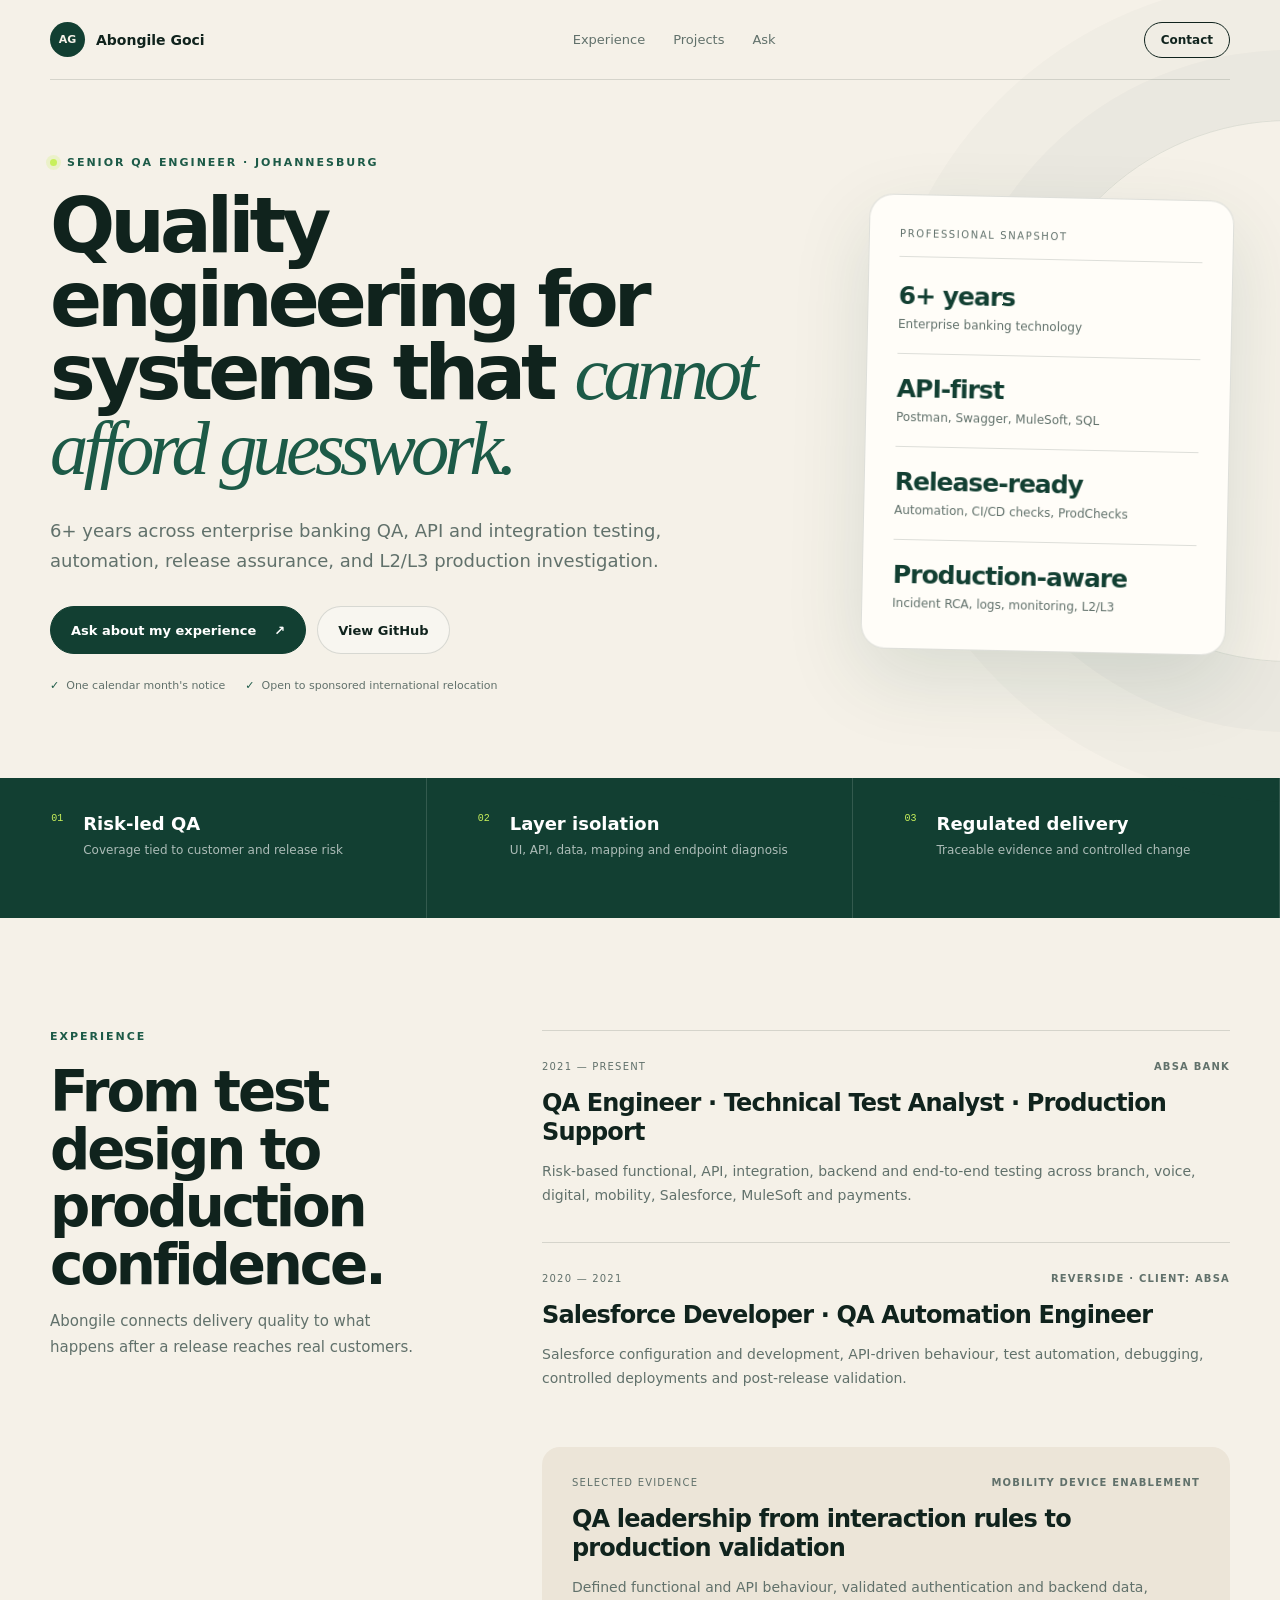
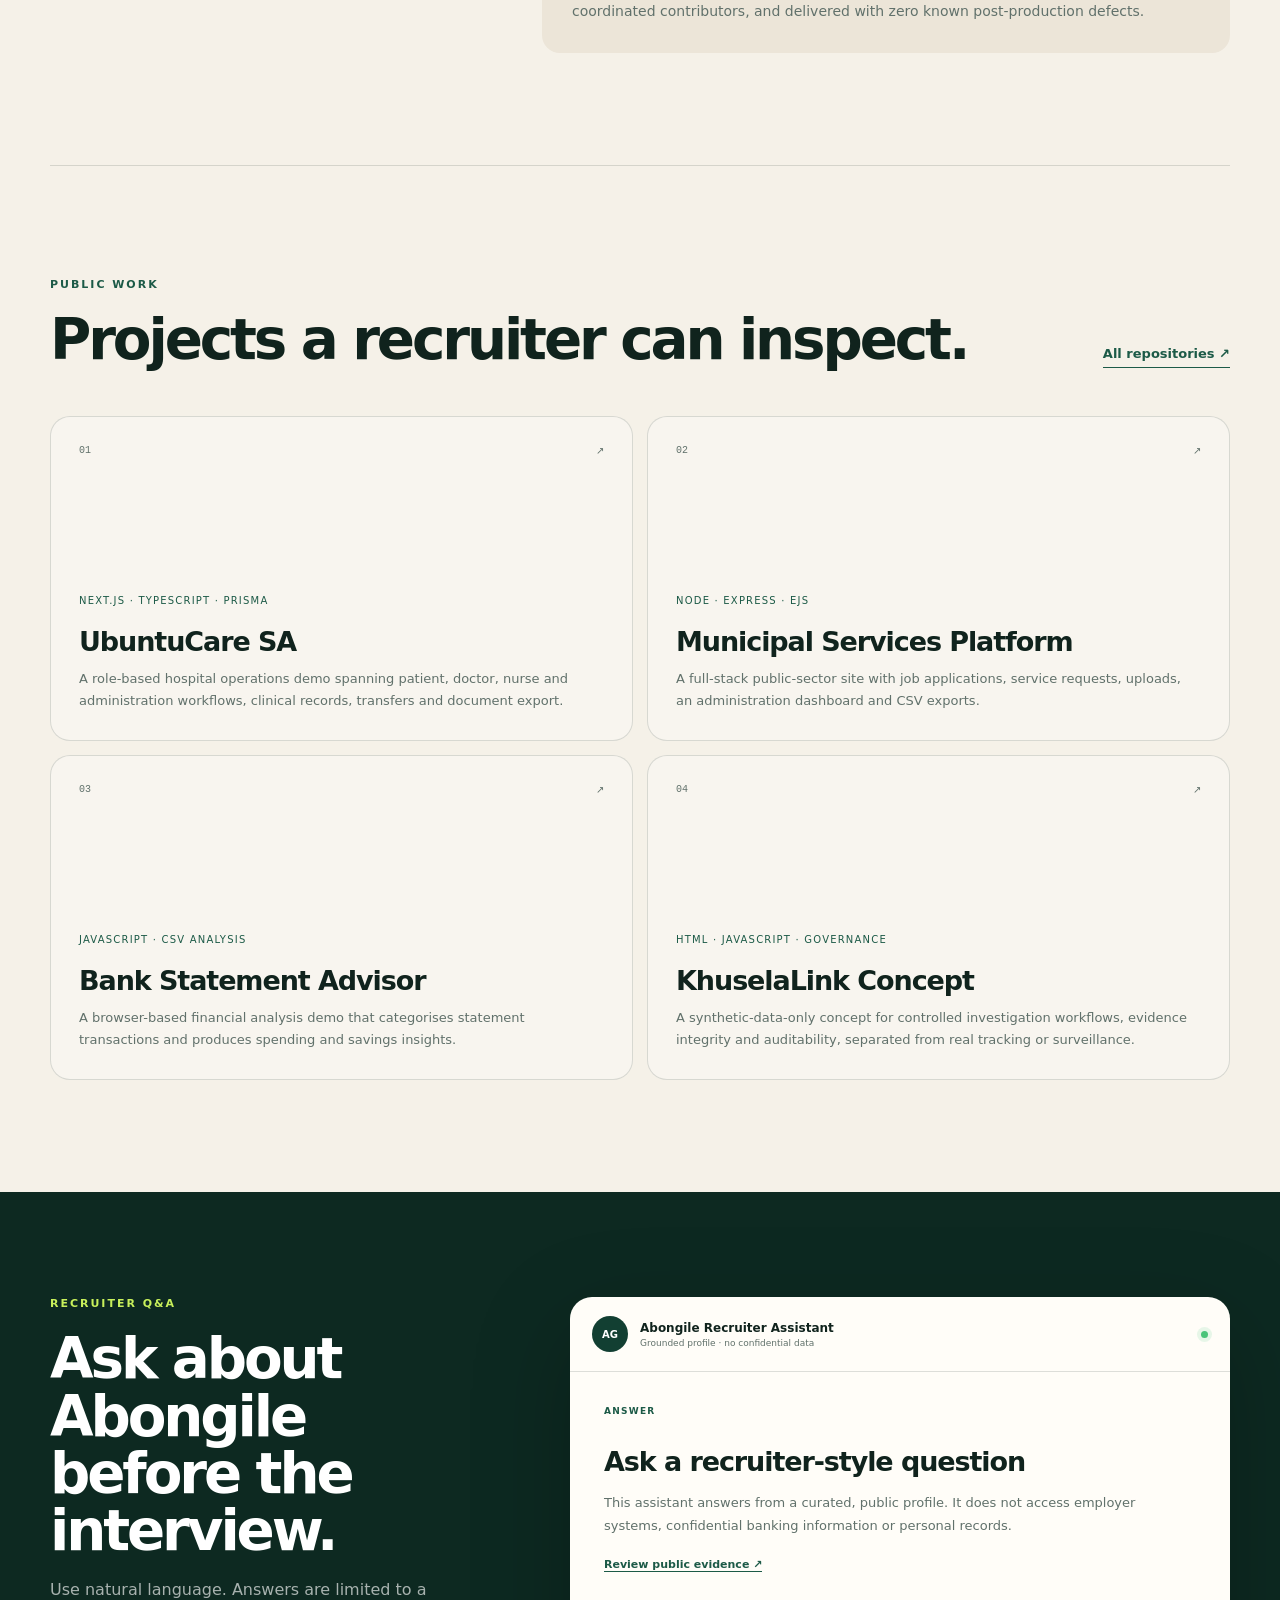
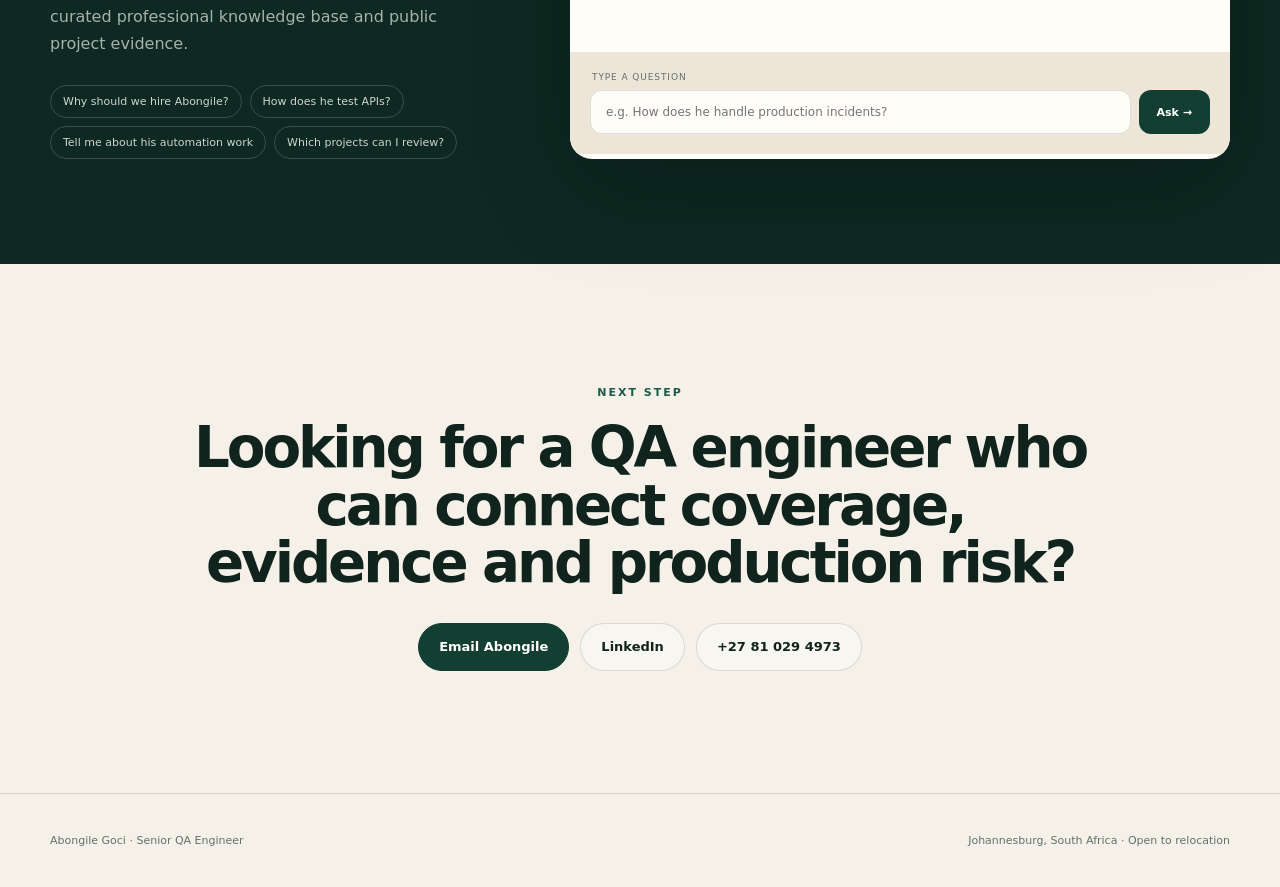
<file: index.html>
<!doctype html>
<html lang="en">
<head>
  <meta charset="utf-8">
  <meta name="viewport" content="width=device-width, initial-scale=1">
  <meta name="description" content="Abongile Goci - Senior QA Engineer specialising in banking, API testing, automation and production reliability.">
  <title>Abongile Goci | Senior QA Engineer</title>
  <style>
    :root{--ink:#10231d;--muted:#61716b;--paper:#f5f1e8;--panel:#fffdf8;--green:#123f32;--green2:#1c5a47;--lime:#c8f05b;--line:rgba(16,35,29,.14);--shadow:0 28px 80px rgba(18,63,50,.12)}
    *{box-sizing:border-box}html{scroll-behavior:smooth;background:var(--paper)}body{margin:0;color:var(--ink);background:var(--paper);font-family:Inter,ui-sans-serif,system-ui,-apple-system,"Segoe UI",sans-serif}a{color:inherit;text-decoration:none}button,input{font:inherit}main{overflow:hidden}
    .nav{width:min(1180px,calc(100% - 40px));min-height:80px;margin:auto;display:flex;align-items:center;justify-content:space-between;border-bottom:1px solid var(--line)}.brand{display:flex;align-items:center;gap:11px;font-size:14px}.brand i{width:35px;height:35px;display:grid;place-items:center;border-radius:50%;color:var(--paper);background:var(--green);font-style:normal;font-size:11px;font-weight:800}.nav nav{display:flex;gap:28px;color:var(--muted);font-size:13px}.nav nav a:hover{color:var(--ink)}.pill{padding:10px 16px;border:1px solid var(--ink);border-radius:999px;font-size:12px;font-weight:750}.pill:hover{color:var(--paper);background:var(--ink)}
    .hero{width:min(1180px,calc(100% - 40px));min-height:675px;margin:auto;padding:76px 0 86px;display:grid;grid-template-columns:1.45fr .72fr;gap:80px;align-items:center;position:relative}.hero:after{content:"";width:540px;height:540px;position:absolute;right:-330px;top:40px;border:1px solid rgba(18,63,50,.1);border-radius:50%;box-shadow:0 0 0 70px rgba(18,63,50,.025),0 0 0 140px rgba(18,63,50,.02);pointer-events:none}.eyebrow{margin:0 0 20px;color:var(--green2);font-size:11px;font-weight:850;letter-spacing:.18em;text-transform:uppercase}.eyebrow b{width:7px;height:7px;margin-right:10px;display:inline-block;background:var(--lime);border-radius:50%;box-shadow:0 0 0 4px rgba(200,240,91,.22)}h1{max-width:800px;margin:0;font-size:clamp(52px,6vw,86px);line-height:.96;letter-spacing:-.065em;font-weight:650}h1 em{color:var(--green2);font-family:Georgia,serif;font-weight:400}.lead{max-width:680px;margin:30px 0 0;color:var(--muted);font-size:18px;line-height:1.65}.actions{display:flex;flex-wrap:wrap;gap:11px;margin-top:31px}.btn{min-height:48px;padding:0 20px;display:inline-flex;align-items:center;justify-content:center;gap:18px;border:1px solid var(--line);border-radius:999px;font-size:13px;font-weight:750;transition:.18s}.btn:hover{transform:translateY(-2px)}.btn.primary{color:#fff;background:var(--green);border-color:var(--green)}.btn.primary:hover{background:var(--green2)}.btn.secondary{background:rgba(255,255,255,.35)}.availability{display:flex;flex-wrap:wrap;gap:20px;margin-top:25px;color:var(--muted);font-size:11px}.availability span:before{content:"✓";margin-right:7px;color:var(--green2);font-weight:900}
    .snapshot{z-index:1;padding:10px 30px 16px;background:var(--panel);border:1px solid var(--line);border-radius:24px;box-shadow:var(--shadow);transform:rotate(1.2deg)}.snapshot>p{margin:8px 0 4px;padding:15px 0 17px;color:var(--muted);font-size:10px;text-transform:uppercase;letter-spacing:.16em;border-bottom:1px solid var(--line)}.proof{padding:20px 0;border-bottom:1px solid var(--line)}.proof:last-child{border-bottom:0}.proof strong{display:block;color:var(--green);font-size:25px;letter-spacing:-.04em}.proof span{display:block;margin-top:5px;color:var(--muted);font-size:12px;line-height:1.5}
    .band{display:grid;grid-template-columns:repeat(3,1fr);color:#fff;background:var(--green)}.band article{min-height:140px;padding:35px clamp(24px,4vw,60px);display:flex;gap:20px;border-right:1px solid rgba(255,255,255,.14)}.band article>span{color:var(--lime);font:10px ui-monospace,monospace}.band h2{margin:0;font-size:18px}.band p{margin:7px 0 0;color:rgba(255,255,255,.65);font-size:12px;line-height:1.5}
    .section{width:min(1180px,calc(100% - 40px));margin:auto;padding:112px 0}.split{display:grid;grid-template-columns:.72fr 1.28fr;gap:105px}.intro{position:sticky;top:48px;align-self:start}.intro h2,.heading h2,.askcopy h2,.contact h2{margin:0;font-size:clamp(38px,4.4vw,64px);line-height:1.02;letter-spacing:-.055em}.intro>p:last-child{max-width:420px;color:var(--muted);font-size:15px;line-height:1.75}.timeline article{padding:30px 0 35px;border-top:1px solid var(--line)}.timeline-meta{display:flex;justify-content:space-between;gap:20px;color:var(--muted);font-size:10px;letter-spacing:.12em;text-transform:uppercase}.timeline h3{margin:17px 0 12px;font-size:24px;line-height:1.2;letter-spacing:-.035em}.timeline article>p{margin:0;color:var(--muted);font-size:14px;line-height:1.72}.timeline .case{margin-top:22px;padding:30px;border:0;border-radius:18px;background:#ece5d8}
    .projects{border-top:1px solid var(--line)}.heading{display:flex;align-items:end;justify-content:space-between;gap:30px;margin-bottom:48px}.heading>a{padding-bottom:6px;color:var(--green2);font-size:13px;font-weight:800;border-bottom:1px solid var(--green2)}.grid{display:grid;grid-template-columns:repeat(2,1fr);gap:14px}.project{min-height:325px;padding:28px;display:flex;flex-direction:column;border:1px solid var(--line);border-radius:20px;background:rgba(255,255,255,.32);transition:.2s}.project:hover{transform:translateY(-5px);background:var(--panel);box-shadow:var(--shadow)}.projecttop{display:flex;justify-content:space-between;color:var(--muted);font:10px ui-monospace,monospace}.tag{margin-top:auto;color:var(--green2);font-size:10px;text-transform:uppercase;letter-spacing:.12em}.project h3{margin:10px 0 11px;font-size:27px;letter-spacing:-.04em}.project p:last-child{margin:0;color:var(--muted);font-size:13px;line-height:1.7}
    .ask{width:100%;padding:105px max(20px,calc((100vw - 1180px)/2));display:grid;grid-template-columns:.8fr 1.2fr;gap:80px;color:#fff;background:#0d2921}.ask .eyebrow{color:var(--lime)}.askcopy>p:nth-of-type(2){max-width:480px;color:rgba(255,255,255,.64);line-height:1.7}.chips{display:flex;flex-wrap:wrap;gap:8px;margin-top:28px}.chips button{padding:9px 12px;color:rgba(255,255,255,.8);border:1px solid rgba(255,255,255,.18);border-radius:999px;background:transparent;font-size:11px;cursor:pointer}.chips button:hover{color:var(--ink);background:var(--lime);border-color:var(--lime)}.assistant{overflow:hidden;color:var(--ink);background:var(--panel);border-radius:22px;box-shadow:0 30px 100px rgba(0,0,0,.22)}.assistant-head{padding:19px 22px;display:flex;align-items:center;gap:12px;border-bottom:1px solid var(--line)}.mark{width:36px;height:36px;display:grid;place-items:center;color:#fff;background:var(--green);border-radius:50%;font-size:10px;font-weight:800}.assistant-head strong,.assistant-head small{display:block}.assistant-head strong{font-size:12px}.assistant-head small{margin-top:3px;color:var(--muted);font-size:9px}.online{width:7px;height:7px;margin-left:auto;background:#4bc47a;border-radius:50%;box-shadow:0 0 0 4px rgba(75,196,122,.13)}.answer{min-height:280px;padding:34px}.answer .label{margin:0 0 30px;color:var(--green2);font-size:9px;font-weight:850;letter-spacing:.14em;text-transform:uppercase}.answer h3{margin:0 0 15px;font-size:27px;letter-spacing:-.04em}.answer p:last-of-type{margin:0;color:var(--muted);font-size:13px;line-height:1.76}.answer a{display:inline-block;margin-top:20px;color:var(--green2);font-size:11px;font-weight:800;border-bottom:1px solid var(--green2)}form{padding:20px;background:#ece5d8}label{display:block;margin:0 0 8px 2px;color:var(--muted);font-size:9px;text-transform:uppercase;letter-spacing:.1em}.inputrow{display:flex;gap:8px}.inputrow input{min-width:0;flex:1;padding:14px 15px;color:var(--ink);border:1px solid var(--line);border-radius:12px;background:var(--panel);outline:none;font-size:12px}.inputrow input:focus{border-color:var(--green2);box-shadow:0 0 0 3px rgba(28,90,71,.1)}.inputrow button{padding:0 18px;color:#fff;background:var(--green);border:0;border-radius:12px;font-size:11px;font-weight:800;cursor:pointer}
    .contact{width:min(980px,calc(100% - 40px));margin:auto;padding:122px 0;text-align:center}.contact h2{max-width:900px;margin:auto}.contact .actions{justify-content:center}footer{min-height:94px;padding:0 max(20px,calc((100vw - 1180px)/2));display:flex;align-items:center;justify-content:space-between;gap:20px;color:var(--muted);border-top:1px solid var(--line);font-size:11px}
    @media(max-width:900px){.hero{min-height:auto;grid-template-columns:1fr;gap:45px;padding:70px 0}.hero:after{display:none}.snapshot{transform:none}.split,.ask{grid-template-columns:1fr;gap:60px}.intro{position:static}}
    @media(max-width:680px){.nav nav{display:none}.hero h1{font-size:52px}.band,.grid{grid-template-columns:1fr}.band article{min-height:115px;border-right:0;border-bottom:1px solid rgba(255,255,255,.14)}.section{padding:88px 0}.heading{align-items:flex-start;flex-direction:column}.project{min-height:290px}.timeline-meta,footer{align-items:flex-start;flex-direction:column}.ask{padding-top:80px;padding-bottom:80px}.answer{min-height:340px;padding:28px 24px}.inputrow{flex-direction:column}.inputrow button{min-height:46px}.contact{padding:95px 0}footer{padding-top:24px;padding-bottom:24px}}
    @media(prefers-reduced-motion:reduce){html{scroll-behavior:auto}.btn,.project{transition:none}}
  </style>
</head>
<body>
<main>
  <header class="nav">
    <a class="brand" href="#top" aria-label="Abongile Goci home"><i>AG</i><strong>Abongile Goci</strong></a>
    <nav aria-label="Primary"><a href="#experience">Experience</a><a href="#projects">Projects</a><a href="#ask">Ask</a></nav>
    <a class="pill" href="mailto:abongilegoci7@gmail.com">Contact</a>
  </header>

  <section class="hero" id="top">
    <div>
      <p class="eyebrow"><b></b>Senior QA Engineer · Johannesburg</p>
      <h1>Quality engineering for systems that <em>cannot afford guesswork.</em></h1>
      <p class="lead">6+ years across enterprise banking QA, API and integration testing, automation, release assurance, and L2/L3 production investigation.</p>
      <div class="actions"><a class="btn primary" href="#ask">Ask about my experience <span>↗</span></a><a class="btn secondary" href="https://github.com/abongile7" target="_blank" rel="noreferrer">View GitHub</a></div>
      <div class="availability"><span>One calendar month's notice</span><span>Open to sponsored international relocation</span></div>
    </div>
    <aside class="snapshot" aria-label="Professional snapshot"><p>Professional snapshot</p><div class="proof"><strong>6+ years</strong><span>Enterprise banking technology</span></div><div class="proof"><strong>API-first</strong><span>Postman, Swagger, MuleSoft, SQL</span></div><div class="proof"><strong>Release-ready</strong><span>Automation, CI/CD checks, ProdChecks</span></div><div class="proof"><strong>Production-aware</strong><span>Incident RCA, logs, monitoring, L2/L3</span></div></aside>
  </section>

  <section class="band" aria-label="Core capabilities"><article><span>01</span><div><h2>Risk-led QA</h2><p>Coverage tied to customer and release risk</p></div></article><article><span>02</span><div><h2>Layer isolation</h2><p>UI, API, data, mapping and endpoint diagnosis</p></div></article><article><span>03</span><div><h2>Regulated delivery</h2><p>Traceable evidence and controlled change</p></div></article></section>

  <section class="section split" id="experience">
    <div class="intro"><p class="eyebrow">Experience</p><h2>From test design to production confidence.</h2><p>Abongile connects delivery quality to what happens after a release reaches real customers.</p></div>
    <div class="timeline">
      <article><div class="timeline-meta"><span>2021 — present</span><b>ABSA Bank</b></div><h3>QA Engineer · Technical Test Analyst · Production Support</h3><p>Risk-based functional, API, integration, backend and end-to-end testing across branch, voice, digital, mobility, Salesforce, MuleSoft and payments.</p></article>
      <article><div class="timeline-meta"><span>2020 — 2021</span><b>Reverside · client: ABSA</b></div><h3>Salesforce Developer · QA Automation Engineer</h3><p>Salesforce configuration and development, API-driven behaviour, test automation, debugging, controlled deployments and post-release validation.</p></article>
      <article class="case"><div class="timeline-meta"><span>Selected evidence</span><b>Mobility device enablement</b></div><h3>QA leadership from interaction rules to production validation</h3><p>Defined functional and API behaviour, validated authentication and backend data, coordinated contributors, and delivered with zero known post-production defects.</p></article>
    </div>
  </section>

  <section class="section projects" id="projects">
    <div class="heading"><div><p class="eyebrow">Public work</p><h2>Projects a recruiter can inspect.</h2></div><a href="https://github.com/abongile7?tab=repositories" target="_blank" rel="noreferrer">All repositories ↗</a></div>
    <div class="grid">
      <a class="project" href="https://github.com/abongile7/ubuntu-care-sa-demo-v4" target="_blank" rel="noreferrer"><div class="projecttop"><span>01</span><span>↗</span></div><p class="tag">Next.js · TypeScript · Prisma</p><h3>UbuntuCare SA</h3><p>A role-based hospital operations demo spanning patient, doctor, nurse and administration workflows, clinical records, transfers and document export.</p></a>
      <a class="project" href="https://github.com/abongile7/chdm-fullstack-site" target="_blank" rel="noreferrer"><div class="projecttop"><span>02</span><span>↗</span></div><p class="tag">Node · Express · EJS</p><h3>Municipal Services Platform</h3><p>A full-stack public-sector site with job applications, service requests, uploads, an administration dashboard and CSV exports.</p></a>
      <a class="project" href="https://github.com/abongile7/Hospital-Demo" target="_blank" rel="noreferrer"><div class="projecttop"><span>03</span><span>↗</span></div><p class="tag">JavaScript · CSV analysis</p><h3>Bank Statement Advisor</h3><p>A browser-based financial analysis demo that categorises statement transactions and produces spending and savings insights.</p></a>
      <a class="project" href="./khuselalink/" target="_blank"><div class="projecttop"><span>04</span><span>↗</span></div><p class="tag">HTML · JavaScript · Governance</p><h3>KhuselaLink Concept</h3><p>A synthetic-data-only concept for controlled investigation workflows, evidence integrity and auditability, separated from real tracking or surveillance.</p></a>
    </div>
  </section>

  <section class="ask" id="ask">
    <div class="askcopy"><p class="eyebrow">Recruiter Q&amp;A</p><h2>Ask about Abongile before the interview.</h2><p>Use natural language. Answers are limited to a curated professional knowledge base and public project evidence.</p><div class="chips" aria-label="Suggested questions"><button data-question="Why should we hire Abongile?">Why should we hire Abongile?</button><button data-question="How does he test APIs?">How does he test APIs?</button><button data-question="Tell me about his automation work">Tell me about his automation work</button><button data-question="Which projects can I review?">Which projects can I review?</button></div></div>
    <div class="assistant">
      <div class="assistant-head"><span class="mark">AG</span><div><strong>Abongile Recruiter Assistant</strong><small>Grounded profile · no confidential data</small></div><i class="online"></i></div>
      <div class="answer" aria-live="polite"><p class="label">Answer</p><h3 id="answer-title">Ask a recruiter-style question</h3><p id="answer-body">This assistant answers from a curated, public profile. It does not access employer systems, confidential banking information or personal records.</p><a id="answer-link" href="https://github.com/abongile7" target="_blank" rel="noreferrer" hidden>Review public evidence ↗</a></div>
      <form id="ask-form"><label for="question">Type a question</label><div class="inputrow"><input id="question" placeholder="e.g. How does he handle production incidents?" autocomplete="off"><button type="submit">Ask →</button></div></form>
    </div>
  </section>

  <section class="contact"><p class="eyebrow">Next step</p><h2>Looking for a QA engineer who can connect coverage, evidence and production risk?</h2><div class="actions"><a class="btn primary" href="mailto:abongilegoci7@gmail.com">Email Abongile</a><a class="btn secondary" href="https://www.linkedin.com/in/abongile-goci" target="_blank" rel="noreferrer">LinkedIn</a><a class="btn secondary" href="tel:+27810294973">+27 81 029 4973</a></div></section>
  <footer><span>Abongile Goci · Senior QA Engineer</span><span>Johannesburg, South Africa · Open to relocation</span></footer>
</main>
<script>
const knowledge=[
 {terms:["why hire","value","strength","senior","different","best"],title:"Why Abongile is a strong QA hire",body:"Abongile combines hands-on test execution with production judgement. He validates APIs before a UI exists, reconciles backend outcomes with SQL, automates critical regression paths and investigates live incidents using logs and monitoring. That breadth helps teams find failures at the right layer and make safer release decisions.",link:"https://github.com/abongile7"},
 {terms:["api","postman","swagger","integration","mulesoft","shift left"],title:"API and integration testing",body:"He tests REST APIs and MuleSoft integrations before UI readiness, covering authentication, headers, payloads, schemas, business rules, negative paths, error handling and downstream dependencies. He then connects service behaviour to SQL data and front-end outcomes so defects are isolated accurately."},
 {terms:["automation","selenium","accelq","copado","regression"],title:"Automation experience",body:"Abongile has built and maintained repeatable regression coverage using ACCELQ, Selenium WebDriver and Copado Robotic Testing. His approach is risk-led: stabilise high-value banking and Salesforce journeys, keep evidence traceable and use automated checks as part of release readiness."},
 {terms:["production","incident","support","root cause","rca","monitor"],title:"Production support and root-cause analysis",body:"In L2/L3 support, he combines Postman, SQL, API traces, SysLogs, Nebula Logger and Aternity to separate upstream, downstream, data, mapping, configuration, performance and endpoint-health failures. He validates fixes and completes post-release checks for business-critical services."},
 {terms:["bank","payment","financial","absa","domain"],title:"Banking and payments domain",body:"His banking work covers branch, voice, digital and mobility channels; Salesforce Customer One; MuleSoft services; and electronic payment systems. Tested journeys include beneficiaries, stop orders, payments, request-to-pay, cards, accounts, KYC, customer servicing and lending-related flows."},
 {terms:["project","portfolio","github","built","demo"],title:"Selected public projects",body:"Public work includes UbuntuCare SA, a Next.js and Prisma hospital operations demo; a Node and Express municipal services site; a browser-based bank statement advisor; and KhuselaLink, a synthetic-data-only governance concept.",link:"https://github.com/abongile7?tab=repositories"},
 {terms:["tool","stack","technology","skill","sql","java","jira"],title:"Core toolkit",body:"Testing: Postman, Swagger/OpenAPI, SQL, JMeter, Selenium, ACCELQ, Copado Robotic Testing and RestAssured. Delivery: Jira, Azure DevOps, Jenkins, Git, Confluence and CI/CD checks. Platforms and engineering: Salesforce, MuleSoft, Java, Apex, JavaScript, JSON, XML, Docker and WSL2."},
 {terms:["education","qualification","certificate","certification","study"],title:"Education and credentials",body:"Abongile completed an Advanced Certificate in Management Studies (NQF 6) in 2026 and holds a National Certificate in Systems Development (NQF 5). His profile also includes Salesforce Administrator and Platform Developer I credentials, Copado and ACCELQ training, with a Diploma in Information Technology in progress."},
 {terms:["relocate","visa","location","remote","notice","available","johannesburg"],title:"Location and availability",body:"He is based in Johannesburg, South Africa, has a one-calendar-month notice period, and is open to South African hybrid or remote roles as well as employer-sponsored international relocation."},
 {terms:["lead","stakeholder","team","communicat","collaborat"],title:"Leadership and collaboration",body:"Abongile works across engineers, developers, architects, analysts, service owners, operations teams and business stakeholders. He turns requirements and production risk into test coverage, presents reproducible defect evidence and gives clear release recommendations."}
];
function answer(q){const value=q.toLowerCase();const ranked=knowledge.map(x=>({x,score:x.terms.reduce((n,t)=>n+(value.includes(t)?1:0),0)})).sort((a,b)=>b.score-a.score);const a=ranked[0].score?ranked[0].x:{title:"A concise recruiter summary",body:"Abongile is a Senior QA Engineer and Technical Test Analyst with 6+ years in enterprise banking technology. His strongest overlap is API and integration testing, risk-based functional coverage, automation, SQL validation, release assurance and production investigation.",link:"https://github.com/abongile7"};document.querySelector("#answer-title").textContent=a.title;document.querySelector("#answer-body").textContent=a.body;const l=document.querySelector("#answer-link");if(a.link){l.href=a.link;l.hidden=false}else l.hidden=true}
document.querySelectorAll("[data-question]").forEach(b=>b.addEventListener("click",()=>{document.querySelector("#question").value=b.dataset.question;answer(b.dataset.question)}));document.querySelector("#ask-form").addEventListener("submit",e=>{e.preventDefault();const q=document.querySelector("#question").value.trim();if(q)answer(q)});
</script>
</body>
</html>
</file>
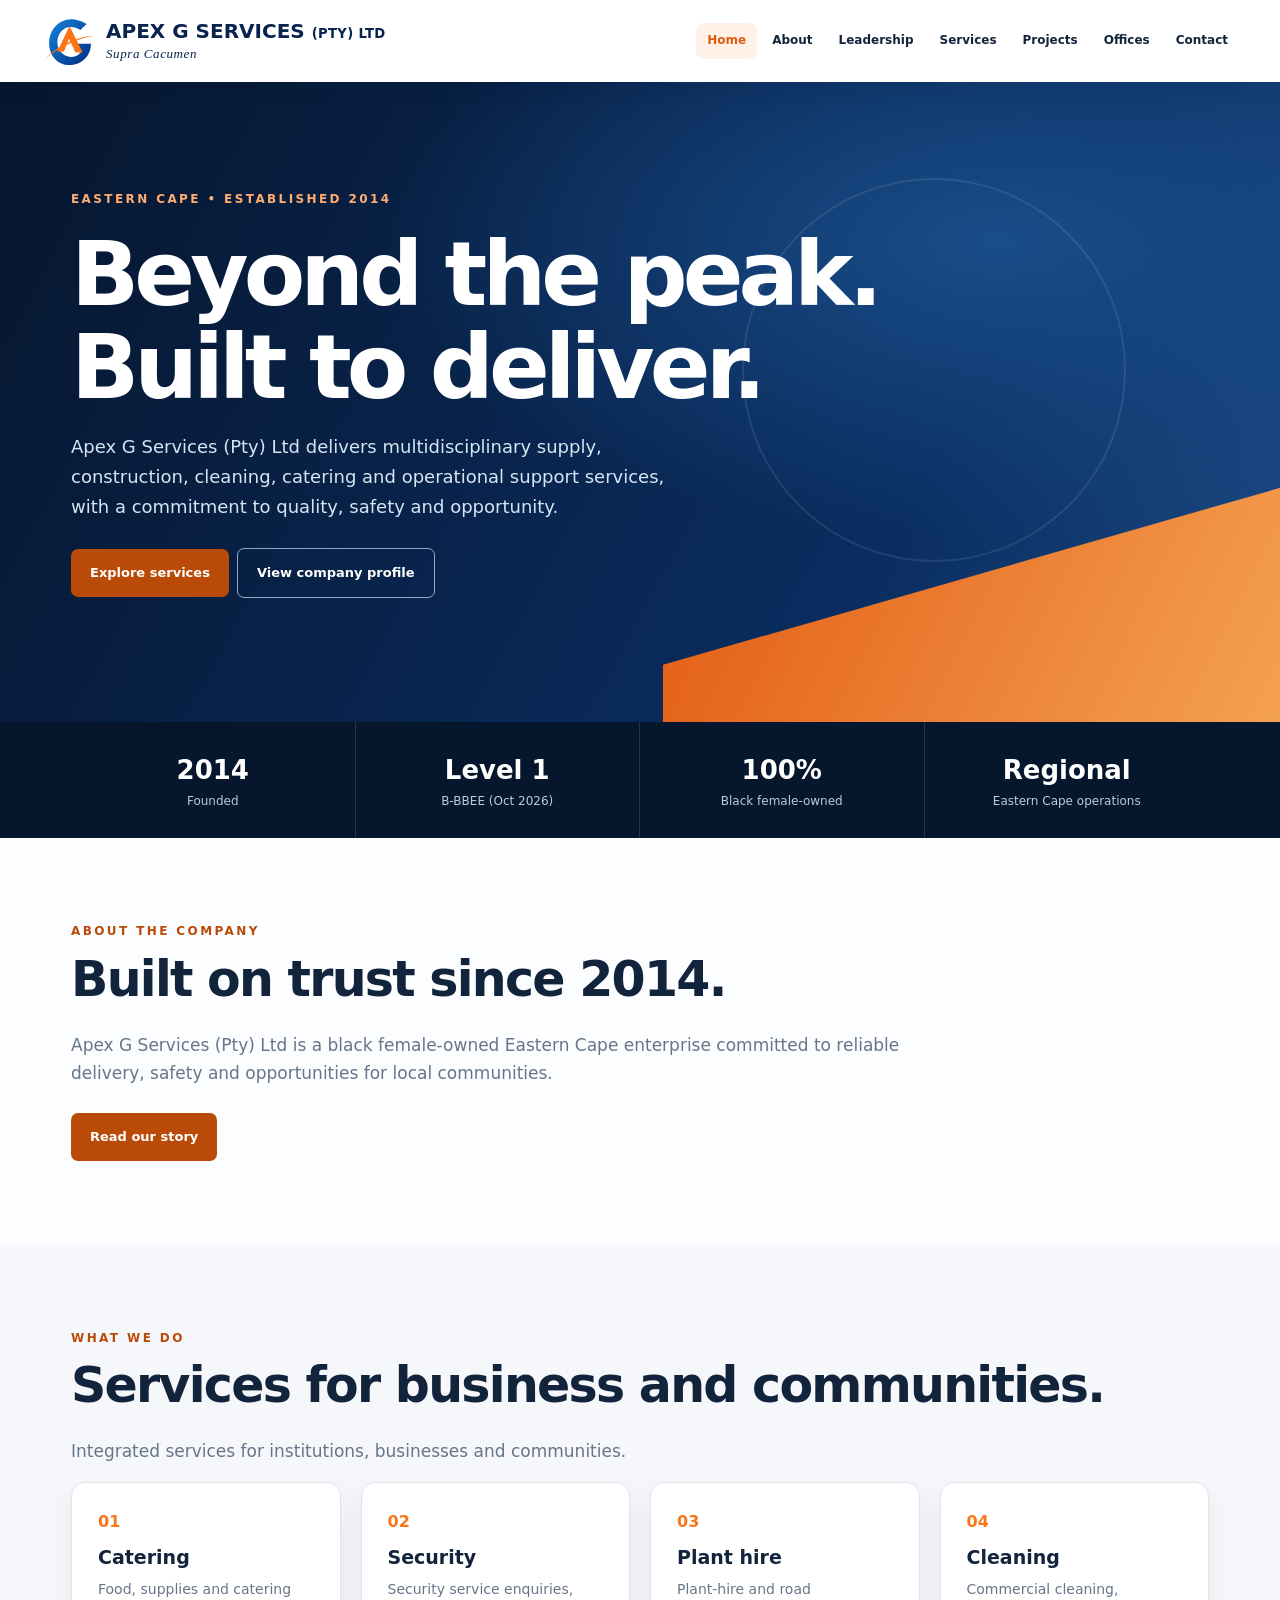
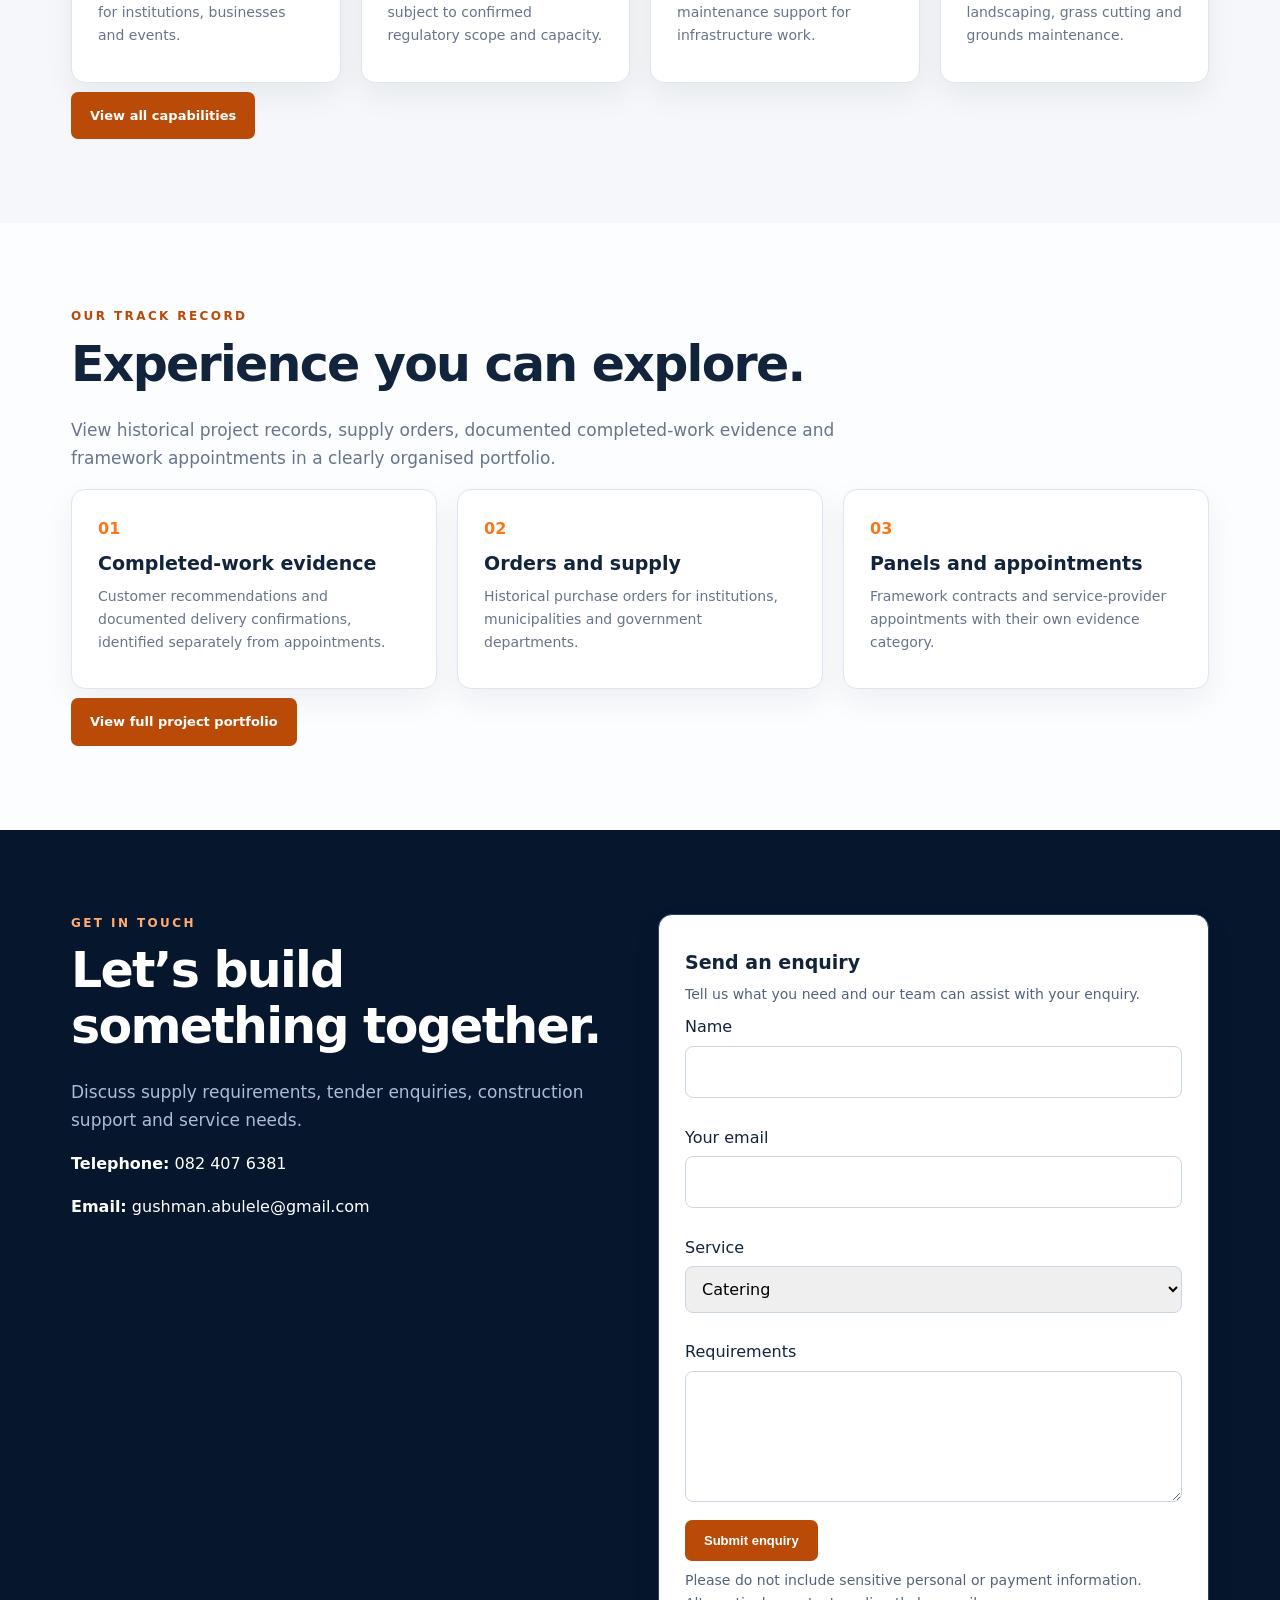
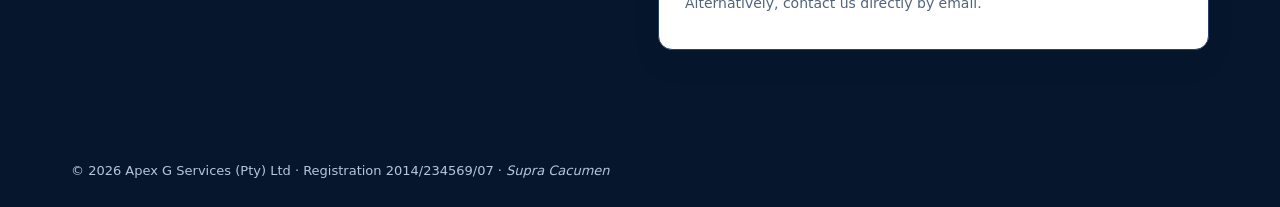
<file: apex-g-services/index.html>
<!doctype html>
<html lang="en-ZA"><head><meta charset="utf-8"><meta name="viewport" content="width=device-width,initial-scale=1"><meta name="robots" content="index,follow"><meta name="description" content="Apex G Services company profile, services, project experience and Eastern Cape office locations. "><title>Apex G Services | Supra Cacumen</title>
<style>
:root{--navy:#08234d;--deep:#06162c;--orange:#fb7519;--ink:#12243c;--muted:#67758a;--bg:#f5f7fa;--line:#dde5ee}
*{box-sizing:border-box}html{scroll-behavior:smooth}body{margin:0;font:16px/1.65 Inter,system-ui,-apple-system,"Segoe UI",sans-serif;color:var(--ink);background:#fff}a{color:inherit;text-decoration:none}.wrap{max-width:1190px;margin:auto;padding:0 26px}.notice{background:#ed6b1c;color:#fff;text-align:center;font-weight:750;font-size:11px;letter-spacing:.15em;padding:7px}header{background:#fff;position:sticky;top:0;z-index:10;box-shadow:0 4px 22px #001a3511}nav{display:flex;justify-content:space-between;align-items:center;gap:14px;min-height:83px}.mark{display:flex;align-items:center;gap:10px;color:var(--navy);font-size:1.55rem;font-weight:950;letter-spacing:-.07em;white-space:nowrap}.mark svg{width:57px;height:55px}.mark .brand-name{display:block;font-size:clamp(13px,1.65vw,20px);letter-spacing:.005em;font-weight:900;line-height:1.28}.mark .pty{font-size:.66em;letter-spacing:.025em;white-space:nowrap}.mark small{display:block;font-size:13px;letter-spacing:.045em;color:var(--navy);font-weight:600;line-height:1.4;text-transform:none}.mark small em{font-family:Georgia,serif;font-weight:500;font-style:italic}nav .links{display:flex;flex-wrap:wrap;gap:18px;font-size:13px;font-weight:750}nav .links a:hover{color:var(--orange)}.hero{position:relative;overflow:hidden;background:radial-gradient(ellipse at 78% 25%,#194d89 0%,transparent 44%),linear-gradient(118deg,#06162e,#0a2d60 70%,#1e4d88);color:#fff;padding:108px 0 124px}.hero:after{content:"";position:absolute;bottom:-90px;right:-100px;width:56%;height:250px;transform:skewY(-16deg);background:linear-gradient(120deg,#ee6518,#ffae57);opacity:.96}.hero:before{content:"";position:absolute;right:12%;top:15%;width:380px;height:380px;border:2px solid #ffffff18;border-radius:50%}.eyebrow{text-transform:uppercase;font-size:12px;letter-spacing:.2em;font-weight:850;color:var(--orange)}.hero h1{font-size:clamp(48px,7vw,92px);line-height:1.04;letter-spacing:-.055em;max-width:780px;margin:18px 0}.hero p{max-width:620px;color:#d6e5f4;font-size:18px}.btn{display:inline-block;cursor:pointer;background:var(--orange);color:#fff;border:0;border-radius:7px;padding:13px 19px;margin:9px 8px 0 0;font-weight:780;font-size:13px}.btn.outline{background:transparent;border:1px solid #8ea9c9}.hero .wrap{position:relative;z-index:1}.stats{background:var(--deep);color:#fff}.stats .grid{display:grid;grid-template-columns:repeat(4,1fr)}.stats .grid div{padding:27px;text-align:center;border-right:1px solid #ffffff22;font-size:12px;color:#baccdf}.stats strong{font-size:26px;color:#fff;display:block}.section{padding:84px 0}.soft{background:var(--bg)}.dark{background:var(--deep);color:#fff}.section h2{font-size:clamp(32px,4vw,49px);line-height:1.14;letter-spacing:-.035em;margin:10px 0 23px}.lead{max-width:850px;color:var(--muted);font-size:17px}.dark .lead{color:#aabed7}.grid{display:grid;grid-template-columns:repeat(3,1fr);gap:20px}.card{background:#fff;border:1px solid var(--line);border-radius:14px;padding:26px;box-shadow:0 12px 30px #071d3710}.card h3{font-size:19px;line-height:1.3;margin:9px 0}.card p{font-size:14px;color:var(--muted);margin:8px 0}.card .num{color:var(--orange);font-weight:900}.dark .card{background:#10294c;border-color:#274468;color:#fff}.dark .card p{color:#b5c5d9}.chip{display:inline-block;border-radius:4px;background:#fff0e6;color:#c9550c;font-weight:800;font-size:11px;letter-spacing:.06em;padding:5px 8px}.filters{display:flex;gap:12px;flex-wrap:wrap;margin:25px 0}.filters input,.filters select,input,textarea,select{font:inherit;border:1px solid #cbd6e4;border-radius:8px;padding:12px;max-width:100%}.filters input{width:420px}.filters select{width:180px}.project h3{font-size:17px}.project p{font-size:13px}.project{border-top:3px solid var(--orange)}.split{display:grid;grid-template-columns:1fr 1fr;gap:36px}.details{display:grid;grid-template-columns:1fr 1fr;gap:15px}.details div{padding:15px 18px;background:#fff;border:1px solid var(--line);border-radius:9px}.details strong{display:block;color:var(--orange);font-size:11px;text-transform:uppercase;letter-spacing:.08em}.details span{font-weight:700}.office{border-left:3px solid var(--orange)}.contact{background:#fff}.contact a{text-decoration:underline;text-decoration-color:#ffae73}.foot{background:var(--deep);color:#b4c7df;padding:26px 0;font-size:13px}.topline{width:76px;height:5px;background:var(--orange);border-radius:3px;margin:0 0 20px}.print{margin-top:22px}.muted{font-size:13px;color:var(--muted)}@media(max-width:900px){.grid{grid-template-columns:repeat(2,1fr)}.hero{padding:82px 0 102px}nav{align-items:flex-start;flex-direction:column;padding-top:10px;padding-bottom:16px}.stats .grid{grid-template-columns:repeat(2,1fr)}}@media(max-width:610px){.wrap{padding:0 17px}.grid,.split,.details{grid-template-columns:1fr}.section{padding:58px 0}.hero:after{width:80%;height:130px;bottom:-70px}nav .links{gap:9px;font-size:11px}.stats .grid{grid-template-columns:repeat(2,1fr)}.stats .grid div{padding:15px 8px}.stats strong{font-size:21px}.mark{font-size:1.3rem}}
@media print{.notice,header,.hero,.stats,.filters,.print,.foot,.btn{display:none!important}.section{padding:12px 0}.grid{grid-template-columns:repeat(2,1fr)}body{font-size:11px}.card{break-inside:avoid;padding:12px}.project p{font-size:10px}}


body{background:#fcfdff}
header nav.wrap{max-width:1250px;min-height:82px}
header .links{align-items:center;gap:4px}
header .links a{display:inline-flex;padding:8px 11px;border-radius:8px;transition:background .18s,color .18s;font-size:12px}
header .links a:hover,header .links a[aria-current="page"]{background:#fff0e8;color:#db5d0e}
header .mark{gap:8px}
header .mark svg{flex-shrink:0}
header .mark .brand-name{letter-spacing:0}
header .mark .pty{font-weight:800}
section .card{transition:transform .18s,box-shadow .18s}
section .card:hover{transform:translateY(-3px);box-shadow:0 18px 40px #071d371a}
.pill-link{display:inline-block;border-radius:24px;padding:8px 14px;background:#eef3fb;color:#083165;font-size:12px;font-weight:800;margin-top:12px}
.org-intro{max-width:900px}
.org-level{display:flex;justify-content:center;margin:22px 0}
.org-level .org-card{width:min(100%,440px)}
.org-card{border:1px solid #dde7f1;border-top:4px solid #ff791e;border-radius:15px;background:#fff;box-shadow:0 12px 25px #07264f0a;padding:22px}
.org-card h3{font-size:18px;margin:7px 0 3px;line-height:1.25}
.org-card .org-role{font-size:11px;color:#d95d12;font-weight:850;letter-spacing:.1em;text-transform:uppercase}
.org-card p{color:#647287;font-size:13px;margin:8px 0 0}
.org-connector{height:22px;border-left:2px solid #ff914c;width:1px;margin:auto}
.org-grid{display:grid;grid-template-columns:repeat(3,1fr);gap:16px}
.org-grid .org-card{min-height:155px}
.org-section{padding-top:58px}
.profile-subnav{display:flex;flex-wrap:wrap;gap:9px;margin:14px 0 34px}
.profile-subnav a{background:#ecf2f9;color:#0e305b;padding:9px 13px;border-radius:8px;font-weight:800;font-size:12px}
.profile-subnav a:hover{background:#ffe8d7;color:#b74a0b}
.page-return{color:#0b376e;font-size:13px;font-weight:800}
@media(max-width:1000px){header nav.wrap{flex-direction:column;align-items:flex-start;padding:10px 18px 12px;gap:5px}header .links{gap:2px}header .links a{font-size:11px;padding:7px 8px}}
@media(max-width:680px){.org-grid{grid-template-columns:1fr 1fr}.org-card{padding:16px}.org-card h3{font-size:16px}.org-grid .org-card{min-height:0}}
@media(max-width:450px){.org-grid{grid-template-columns:1fr}header .links{width:100%;overflow-x:auto;flex-wrap:nowrap;white-space:nowrap;padding-bottom:3px}header .links a{font-size:11px}}
html{scroll-padding-top:120px}a:focus-visible,button:focus-visible,input:focus-visible,select:focus-visible,textarea:focus-visible{outline:3px solid #e66b19;outline-offset:3px}.btn{background:#b94a08;color:white;transition:transform .18s,background .18s}.btn:hover{background:#963b05;transform:translateY(-2px)}.btn.outline:hover{background:#ffffff20}.card.contact{background:#fff!important;color:#12243c!important}.card.contact p{color:#52647b!important}.card.contact input,.card.contact select,.card.contact textarea{margin-top:5px}.services-grid{grid-template-columns:repeat(4,minmax(0,1fr))}.hero h1{max-width:850px}.hero:after,.hero:before{pointer-events:none}.section .eyebrow{color:#b94a08}.dark .eyebrow{color:#ffac72}.form-status{font-size:12px}.stats .grid{gap:0}.stats .grid div:last-child{border-right:0}@media(max-width:900px){.services-grid{grid-template-columns:repeat(2,minmax(0,1fr))}}@media(max-width:610px){.services-grid{grid-template-columns:1fr}.hero h1{font-size:clamp(42px,10vw,64px)}.hero{padding:65px 0 85px}.hero p{font-size:16px}html{scroll-padding-top:145px}}@media(prefers-reduced-motion:reduce){html{scroll-behavior:auto}*,*::before,*::after{transition:none!important}}</style></head><body>

<header><nav class="wrap"><a class="mark" href="./"><svg viewBox="0 0 100 100" role="img" aria-label="AGS emblem"><defs><linearGradient id="b" x2="1" y2="1"><stop stop-color="#1483dd"/><stop offset="1" stop-color="#002f82"/></linearGradient></defs><path d="M81 18C43 -5 13 22 13 53s28 49 56 35c12-6 20-19 20-34H59v13h13C61 88 29 77 28 53S48 15 70 29Z" fill="url(#b)"/><path d="M28 68 50 22l24 48H61L49 45 40 68Z" fill="#fd7418"/><path d="M4 83Q45 42 96 39Q44 49 4 83Z" fill="#ff7b15"/></svg><span class="brand-name">APEX G SERVICES <span class="pty">(PTY) LTD</span><small><em>Supra Cacumen</em></small></span></a><div class="links"><a href="./" aria-current="page">Home</a><a href="profile.html#profile">About</a><a href="profile.html#leadership">Leadership</a><a href="#services">Services</a><a href="projects.html">Projects</a><a href="profile.html#offices">Offices</a><a href="./#contact">Contact</a></div></nav></header>
<main><section class="hero" id="home"><div class="wrap"><div class="eyebrow" style="color:#ffac72">Eastern Cape • Established 2014</div><h1>Beyond the peak.<br>Built to deliver.</h1><p>Apex G Services (Pty) Ltd delivers multidisciplinary supply, construction, cleaning, catering and operational support services, with a commitment to quality, safety and opportunity.</p><a class="btn" href="#services">Explore services</a><a class="btn outline" href="profile.html">View company profile</a></div></section>
<div class="stats"><div class="wrap grid"><div><strong>2014</strong>Founded</div><div><strong>Level 1</strong>B-BBEE (Oct 2026)</div><div><strong>100%</strong>Black female-owned</div><div><strong>Regional</strong>Eastern Cape operations</div></div></div>
<section class="section" id="about"><div class="wrap"><div class="eyebrow">About the company</div><h2>Built on trust since 2014.</h2><p class="lead">Apex G Services (Pty) Ltd is a black female-owned Eastern Cape enterprise committed to reliable delivery, safety and opportunities for local communities.</p><a class="btn" href="profile.html">Read our story</a></div></section>
<section class="section soft" id="services"><div class="wrap"><div class="eyebrow">What we do</div><h2>Services for business and communities.</h2><p class="lead">Integrated services for institutions, businesses and communities.</p><div class="grid services-grid"><article class="card"><span class="num">01</span><h3>Catering</h3><p>Food, supplies and catering for institutions, businesses and events.</p></article><article class="card"><span class="num">02</span><h3>Security</h3><p>Security service enquiries, subject to confirmed regulatory scope and capacity.</p></article><article class="card"><span class="num">03</span><h3>Plant hire</h3><p>Plant-hire and road maintenance support for infrastructure work.</p></article><article class="card"><span class="num">04</span><h3>Cleaning</h3><p>Commercial cleaning, landscaping, grass cutting and grounds maintenance.</p></article></div><a class="btn" href="profile.html">View all capabilities</a></div></section>
<section class="section" id="projects"><div class="wrap"><div class="eyebrow">Our track record</div><h2>Experience you can explore.</h2><p class="lead">View historical project records, supply orders, documented completed-work evidence and framework appointments in a clearly organised portfolio.</p><div class="grid"><article class="card"><span class="num">01</span><h3>Completed-work evidence</h3><p>Customer recommendations and documented delivery confirmations, identified separately from appointments.</p></article><article class="card"><span class="num">02</span><h3>Orders and supply</h3><p>Historical purchase orders for institutions, municipalities and government departments.</p></article><article class="card"><span class="num">03</span><h3>Panels and appointments</h3><p>Framework contracts and service-provider appointments with their own evidence category.</p></article></div><a class="btn" href="projects.html">View full project portfolio</a></div></section>


<section class="section dark" id="contact"><div class="wrap split"><div><div class="eyebrow">Get in touch</div><h2>Let’s build something together.</h2><p class="lead">Discuss supply requirements, tender enquiries, construction support and service needs.</p><p><strong>Telephone:</strong> <a href="tel:+27824076381">082 407 6381</a></p><p><strong>Email:</strong> <a href="mailto:gushman.abulele@gmail.com">gushman.abulele@gmail.com</a></p></div><form id="enquiry" class="card contact" action="https://formsubmit.co/gushman.abulele@gmail.com" method="POST"><h3>Send an enquiry</h3><p class="muted">Tell us what you need and our team can assist with your enquiry.</p><input type="hidden" name="_subject" value="New enquiry — Apex G Services website"><input type="hidden" name="_captcha" value="true"><input type="text" name="_honey" style="display:none" tabindex="-1" autocomplete="off"><label>Name<br><input name="name" required style="width:100%"></label><br><br><label>Your email<br><input name="email" required type="email" style="width:100%"></label><br><br><label>Service<br><select name="service" style="width:100%"><option>Catering</option><option>Security</option><option>Plant hire</option><option>Cleaning</option><option>Construction</option><option>General supply</option><option>IT & business support</option></select></label><br><br><label>Requirements<br><textarea name="message" rows="4" required style="width:100%"></textarea></label><button class="btn" type="submit">Submit enquiry</button><p class="form-status">Please do not include sensitive personal or payment information. Alternatively, contact us directly by email.</p></form></div></section>
</main><footer class="foot"><div class="wrap">© 2026 Apex G Services (Pty) Ltd · Registration 2014/234569/07 · <em>Supra Cacumen</em></div></footer>
</body></html>
</file>
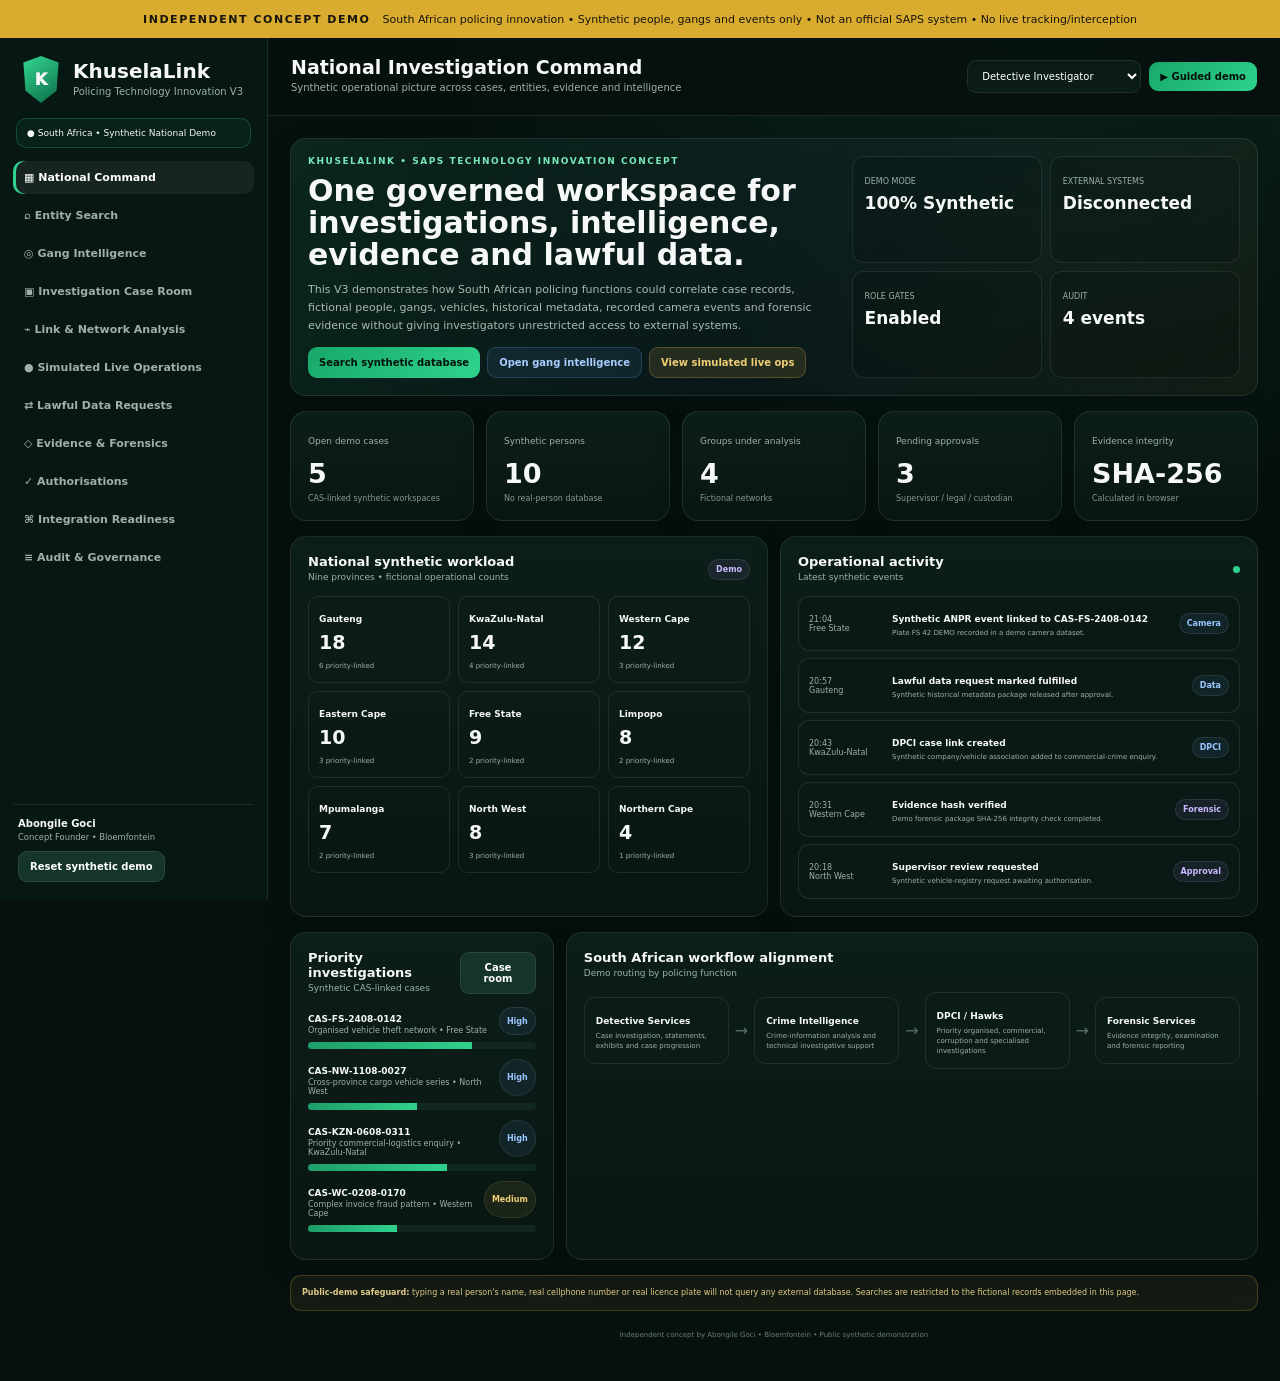
<file: khuselalink/index.html>
<!doctype html>
<html lang="en">
<head>
<meta charset="utf-8" />
<meta name="viewport" content="width=device-width,initial-scale=1" />
<meta name="theme-color" content="#071512" />
<title>KhuselaLink V3 | South African Policing Innovation Demo</title>
<style>
:root{--bg:#06110f;--panel:#0b1b18;--panel2:#102720;--panel3:#153228;--line:rgba(255,255,255,.09);--text:#f5f8f6;--muted:#9db0a9;--green:#30d18d;--green2:#1e9d68;--gold:#e5b94f;--blue:#62a8ff;--red:#ff6f7c;--purple:#ad8cff;--shadow:0 22px 60px rgba(0,0,0,.28);--r:16px}*{box-sizing:border-box}html{background:var(--bg)}body{margin:0;color:var(--text);font-family:Inter,ui-sans-serif,system-ui,-apple-system,"Segoe UI",sans-serif;background:radial-gradient(circle at 82% -10%,rgba(35,139,99,.18),transparent 35%),var(--bg);min-height:100vh}button,input,select,textarea{font:inherit}.banner{height:38px;background:#d9ac2f;color:#17140b;display:flex;align-items:center;justify-content:center;gap:12px;font-size:11px;position:sticky;top:0;z-index:80}.banner b{letter-spacing:.14em}.shell{display:grid;grid-template-columns:268px 1fr;min-height:calc(100vh - 38px)}aside{background:#071713;border-right:1px solid var(--line);padding:18px 13px;position:sticky;top:38px;height:calc(100vh - 38px);display:flex;flex-direction:column;z-index:50}.brand{display:flex;gap:11px;align-items:center;padding:0 7px 15px}.shield{width:42px;height:47px;display:grid;place-items:center;font-weight:950;background:linear-gradient(145deg,#34db94,#0a6845);clip-path:polygon(50% 0,92% 14%,87% 74%,50% 100%,13% 74%,8% 14%)}h1{font-size:20px;margin:0}.brand p{font-size:10px;color:var(--muted);margin:3px 0}.jur{border:1px solid rgba(48,209,141,.23);background:rgba(48,209,141,.06);padding:9px 10px;border-radius:10px;font-size:9px;margin:0 3px 13px}.nav{display:grid;gap:5px;overflow:auto}.nav button{border:0;background:transparent;color:#9fb0aa;padding:10px 11px;border-radius:10px;text-align:left;cursor:pointer;font-weight:760;font-size:11px}.nav button:hover,.nav button.on{background:rgba(255,255,255,.06);color:white;box-shadow:inset 3px 0 var(--green)}.owner{margin-top:auto;border-top:1px solid var(--line);padding:13px 5px 0;font-size:10px}.owner small{display:block;color:var(--muted);margin:3px 0 9px}.top{min-height:78px;padding:13px 23px;border-bottom:1px solid var(--line);background:rgba(6,17,15,.88);backdrop-filter:blur(16px);position:sticky;top:38px;z-index:40;display:flex;align-items:center}.top h2{font-size:19px;margin:0}.top p{font-size:10px;color:var(--muted);margin:4px 0}.acts{margin-left:auto;display:flex;gap:8px;align-items:center}select,input,textarea{background:#0b1c18;border:1px solid var(--line);color:#fff;border-radius:9px;padding:9px 10px;font-size:10px;outline:none}input:focus,select:focus,textarea:focus{border-color:rgba(48,209,141,.55);box-shadow:0 0 0 3px rgba(48,209,141,.08)}.btn{border:1px solid var(--line);background:#15352b;color:white;padding:9px 11px;border-radius:9px;font-weight:800;font-size:10px;cursor:pointer}.btn:hover{filter:brightness(1.08)}.btn.g{background:linear-gradient(135deg,#18a768,#2fd38d);color:#04120d;border:0}.btn.gold{background:rgba(229,185,79,.12);color:#f0ce78;border-color:rgba(229,185,79,.25)}.btn.red{background:rgba(255,111,124,.09);color:#ff9ca6;border-color:rgba(255,111,124,.25)}.btn.blue{background:rgba(98,168,255,.09);color:#a9cdff;border-color:rgba(98,168,255,.22)}#content{padding:22px;max-width:1600px;margin:auto}.hero,.card{border:1px solid var(--line);border-radius:var(--r);background:linear-gradient(180deg,#0c1e1a,#091612);padding:17px;box-shadow:0 10px 35px rgba(0,0,0,.10)}.hero{display:grid;grid-template-columns:1.15fr .85fr;gap:18px;background:linear-gradient(120deg,rgba(48,209,141,.11),rgba(98,168,255,.04),rgba(229,185,79,.05))}.ey{font-size:9px;text-transform:uppercase;letter-spacing:.17em;color:#79e6b8;font-weight:900}.hero h3{font-size:30px;line-height:1.06;margin:9px 0}.hero p,.muted{color:#a8b9b3;font-size:11px;line-height:1.6}.heroactions{display:flex;gap:7px;flex-wrap:wrap;margin-top:13px}.status{display:grid;grid-template-columns:1fr 1fr;gap:8px}.stat{border:1px solid var(--line);border-radius:12px;padding:12px;background:rgba(0,0,0,.12)}.stat small{font-size:8px;color:var(--muted);text-transform:uppercase}.stat b{display:block;font-size:17px;margin-top:5px}.grid{display:grid;gap:12px;margin-top:15px}.g5{grid-template-columns:repeat(5,1fr)}.g4{grid-template-columns:repeat(4,1fr)}.g3{grid-template-columns:repeat(3,1fr)}.g2{grid-template-columns:repeat(2,1fr)}.metric small{color:var(--muted);font-size:9px}.metric strong{display:block;font-size:27px;margin:10px 0 5px}.metric footer{font-size:8px;color:#839890}.head{display:flex;align-items:center;justify-content:space-between;gap:10px;margin-bottom:11px}.head h3{font-size:13px;margin:0}.head p{font-size:9px;color:var(--muted);margin:3px 0}.badge{display:inline-flex;align-items:center;border:1px solid var(--line);border-radius:999px;padding:5px 7px;font-size:8px;font-weight:900}.green{color:#7ce4b5;background:rgba(48,209,141,.08)}.gold{color:#f1cf77;background:rgba(229,185,79,.08)}.red{color:#ff929c;background:rgba(255,111,124,.07)}.blue{color:#9ac6ff;background:rgba(98,168,255,.08)}.purple{color:#cbb9ff;background:rgba(173,140,255,.08)}.province{display:grid;grid-template-columns:repeat(3,1fr);gap:8px}.province div{border:1px solid var(--line);border-radius:10px;padding:10px;cursor:pointer}.province div:hover{background:rgba(255,255,255,.025)}.province b{font-size:9px}.province strong{display:block;font-size:19px;margin-top:5px}.province small{font-size:7px;color:var(--muted)}.table{overflow:auto;border:1px solid var(--line);border-radius:12px}.table table{width:100%;border-collapse:collapse;min-width:820px}.table th,.table td{padding:10px;border-bottom:1px solid var(--line);font-size:9px;text-align:left}.table th{color:#8da198;text-transform:uppercase;font-size:8px}.clickrow{cursor:pointer}.clickrow:hover{background:rgba(48,209,141,.04)}.searchbar{display:grid;grid-template-columns:180px 1fr auto;gap:8px}.searchbar.large{grid-template-columns:220px 1fr 220px auto}.resultgrid{display:grid;grid-template-columns:repeat(3,1fr);gap:10px;margin-top:13px}.entitycard{border:1px solid var(--line);border-radius:13px;padding:13px;background:#0b1a17;cursor:pointer}.entitycard:hover{border-color:rgba(48,209,141,.38);transform:translateY(-1px)}.entitytop{display:flex;gap:10px}.avatar{width:40px;height:40px;border-radius:10px;background:linear-gradient(145deg,#184435,#0a2019);display:grid;place-items:center;font-size:10px;font-weight:900;flex:0 0 auto}.entitycard h4{font-size:11px;margin:1px 0 4px}.entitycard p{font-size:8px;color:var(--muted);line-height:1.45}.tags{display:flex;gap:5px;flex-wrap:wrap;margin-top:9px}.dossier{display:grid;grid-template-columns:320px 1fr;gap:12px}.profilebox{border:1px solid var(--line);border-radius:13px;padding:14px}.profilehero{height:120px;border-radius:12px;background:radial-gradient(circle at 50% 25%,rgba(48,209,141,.20),transparent 34%),linear-gradient(145deg,#0f2b22,#071512);display:grid;place-items:center;margin-bottom:12px}.bigavatar{width:74px;height:74px;border-radius:20px;background:#163d30;display:grid;place-items:center;font-size:18px;font-weight:950}.kv{display:grid;grid-template-columns:1fr 1fr;gap:7px}.kv div{border-bottom:1px dashed var(--line);padding:7px 0}.kv small{display:block;color:var(--muted);font-size:7px}.kv b{font-size:9px}.timeline{display:grid}.ti{display:grid;grid-template-columns:62px 14px 1fr;gap:8px;min-height:54px}.ti time{font-size:8px;color:var(--muted)}.rail{position:relative}.rail:before{content:"";position:absolute;left:4px;top:7px;bottom:-5px;width:1px;background:#25483c}.rail i{display:block;width:9px;height:9px;border-radius:50%;background:var(--green);position:relative;z-index:2}.ti:last-child .rail:before{display:none}.ti b{font-size:10px}.ti p{font-size:8px;color:var(--muted);margin:3px 0}.network{height:420px;border:1px solid var(--line);border-radius:14px;position:relative;background:radial-gradient(circle at 50% 50%,rgba(48,209,141,.07),transparent 32%),#081512;overflow:hidden}.network svg{position:absolute;inset:0;width:100%;height:100%}.node{position:absolute;transform:translate(-50%,-50%);background:#102820;border:1px solid #315747;border-radius:10px;padding:8px 10px;min-width:108px;text-align:center;cursor:pointer;z-index:2}.node:hover{border-color:var(--green)}.node b{font-size:8px;display:block}.node small{font-size:6px;color:var(--muted)}.ganggrid{display:grid;grid-template-columns:repeat(3,1fr);gap:10px}.gang{border:1px solid var(--line);border-radius:13px;padding:13px;cursor:pointer;background:linear-gradient(180deg,#0d1f1b,#091512)}.gang:hover{border-color:rgba(229,185,79,.35)}.gang h4{font-size:11px;margin:7px 0}.gang p{font-size:8px;color:var(--muted);line-height:1.5}.heat{display:grid;grid-template-columns:repeat(12,1fr);gap:3px;margin-top:10px}.heat i{height:15px;border-radius:3px;background:#17362c}.heat i.m{background:#265a46}.heat i.h{background:#b38732}.livefeed{display:grid;gap:7px}.event{border:1px solid var(--line);border-radius:11px;padding:10px;display:grid;grid-template-columns:74px 1fr auto;gap:9px;align-items:center;background:#0a1916}.event time{font-size:8px;color:var(--muted)}.event b{font-size:9px}.event p{font-size:7px;color:var(--muted);margin:3px 0}.pulse{width:7px;height:7px;border-radius:50%;background:var(--green);box-shadow:0 0 0 0 rgba(48,209,141,.5);animation:pulse 1.8s infinite}@keyframes pulse{70%{box-shadow:0 0 0 8px rgba(48,209,141,0)}100%{box-shadow:0 0 0 0 rgba(48,209,141,0)}}.map{height:300px;border:1px solid var(--line);border-radius:14px;position:relative;background:linear-gradient(23deg,rgba(255,255,255,.018) 25%,transparent 25%) 0 0/38px 38px,linear-gradient(-23deg,rgba(255,255,255,.015) 25%,transparent 25%) 0 0/38px 38px,#081512;overflow:hidden}.map svg{position:absolute;inset:0;width:100%;height:100%}.pin{position:absolute;transform:translate(-50%,-50%);width:28px;height:28px;border-radius:50% 50% 50% 0;background:#1e7d55;display:grid;place-items:center;font-size:7px;font-weight:900;rotate:-45deg;border:1px solid #4ace94}.pin span{rotate:45deg}.flow{display:flex;gap:6px;align-items:center;overflow:auto}.step{min-width:145px;border:1px solid var(--line);border-radius:11px;padding:11px}.step b{font-size:9px}.step small{display:block;font-size:7px;color:var(--muted);margin-top:4px;line-height:1.4}.arr{color:#557068}.notice{border:1px solid rgba(229,185,79,.24);background:rgba(229,185,79,.06);color:#dec987;border-radius:11px;padding:11px;font-size:8px;line-height:1.5}.integration{display:flex;gap:9px}.logo{width:38px;height:38px;border-radius:10px;background:#14382c;display:grid;place-items:center;color:#8de5bd;font-size:8px;font-weight:900;flex:0 0 auto}.integration h4{font-size:10px;margin:0}.integration p{font-size:7px;color:var(--muted);line-height:1.5}.approval{display:grid;grid-template-columns:1.4fr 1fr 1fr auto;gap:10px;align-items:center;border:1px solid var(--line);border-radius:11px;padding:11px;margin-bottom:7px}.approval b{font-size:9px}.approval small{display:block;font-size:7px;color:var(--muted)}.audit{display:grid;grid-template-columns:135px 145px 1fr 120px 76px;gap:8px;padding:8px;border-bottom:1px solid var(--line);font-size:8px}.audit span{color:var(--muted)}.foot{text-align:center;color:#687e76;font-size:7px;margin:20px}.modal{position:fixed;inset:0;background:rgba(0,0,0,.76);display:grid;place-items:center;z-index:120;padding:18px}.modal.hide{display:none}.dialog{width:min(760px,100%);max-height:90vh;overflow:auto;background:#0b1c18;border:1px solid var(--line);border-radius:16px;padding:18px;box-shadow:var(--shadow)}.dialog h3{margin:5px 0}.dialog p{font-size:9px;color:var(--muted);line-height:1.6}.dialog .buttons{display:flex;justify-content:space-between;gap:8px;margin-top:14px}.toast{position:fixed;right:15px;bottom:15px;background:#132b24;border:1px solid var(--line);padding:10px 12px;border-radius:10px;font-size:9px;z-index:140}.menu{display:none}.empty{border:1px dashed var(--line);border-radius:12px;padding:28px;text-align:center;color:var(--muted);font-size:9px}.bar{height:7px;border-radius:99px;background:#102820;overflow:hidden}.bar span{display:block;height:100%;background:linear-gradient(90deg,var(--green2),var(--green))}.mini{font-size:8px;color:var(--muted)}
@media(max-width:1150px){.g5{grid-template-columns:repeat(3,1fr)}.g4,.g3{grid-template-columns:repeat(2,1fr)}.hero{grid-template-columns:1fr}.searchbar.large{grid-template-columns:1fr 1fr}.resultgrid,.ganggrid{grid-template-columns:1fr 1fr}.dossier{grid-template-columns:1fr}.audit{grid-template-columns:110px 1fr 75px}.audit .hm{display:none}}
@media(max-width:760px){.banner span{display:none}.shell{grid-template-columns:1fr}aside{position:fixed;left:-285px;width:268px;z-index:70;transition:.2s}aside.open{left:0}.menu{display:block;border:0;background:transparent;color:white;font-size:19px;margin-right:8px}.top{padding:11px}.top p,.acts select{display:none}#content{padding:13px}.g5,.g4,.g3,.g2,.resultgrid,.ganggrid{grid-template-columns:1fr}.province{grid-template-columns:1fr 1fr}.searchbar,.searchbar.large{grid-template-columns:1fr}.approval{grid-template-columns:1fr}.audit{grid-template-columns:1fr 70px}.audit span,.audit .hm{display:none}.event{grid-template-columns:60px 1fr}.event .badge{display:none}.network{height:360px}.acts{gap:5px}.btn{padding:8px 9px}}
</style>
</head>
<body>
<div class="banner"><b>INDEPENDENT CONCEPT DEMO</b><span>South African policing innovation • Synthetic people, gangs and events only • Not an official SAPS system • No live tracking/interception</span></div>
<div class="shell">
<aside id="side">
  <div class="brand"><div class="shield">K</div><div><h1>KhuselaLink</h1><p>Policing Technology Innovation V3</p></div></div>
  <div class="jur">● South Africa • Synthetic National Demo</div>
  <div class="nav" id="nav">
    <button class="on" data-v="command">▦ National Command</button>
    <button data-v="search">⌕ Entity Search</button>
    <button data-v="gangs">◎ Gang Intelligence</button>
    <button data-v="case">▣ Investigation Case Room</button>
    <button data-v="network">⌁ Link & Network Analysis</button>
    <button data-v="ops">● Simulated Live Operations</button>
    <button data-v="requests">⇄ Lawful Data Requests</button>
    <button data-v="evidence">◇ Evidence & Forensics</button>
    <button data-v="approvals">✓ Authorisations</button>
    <button data-v="integrations">⌘ Integration Readiness</button>
    <button data-v="audit">≡ Audit & Governance</button>
  </div>
  <div class="owner"><b>Abongile Goci</b><small>Concept Founder • Bloemfontein</small><button class="btn" id="reset">Reset synthetic demo</button></div>
</aside>
<main>
  <div class="top"><button class="menu" id="menu">☰</button><div><h2 id="title">National Investigation Command</h2><p id="sub">Synthetic operational picture across cases, entities, evidence and intelligence</p></div><div class="acts"><select id="role"><option value="investigator">Detective Investigator</option><option value="crimeintel">Crime Intelligence Analyst</option><option value="dpci">DPCI / Hawks Investigator</option><option value="forensic">Forensic Services</option><option value="supervisor">Investigation Supervisor</option><option value="legal">Legal / POPIA Officer</option><option value="custodian">Data Custodian</option><option value="admin">System Administrator</option></select><button class="btn g" id="guide">▶ Guided demo</button></div></div>
  <section id="content"></section>
</main>
</div>
<div class="modal hide" id="modal"><div class="dialog" id="dialog"></div></div><div id="toast"></div>
<script>
const $=(q,r=document)=>r.querySelector(q), $$=(q,r=document)=>[...r.querySelectorAll(q)];
const people=[
{id:'P-1001',name:'Thabo Maseko',alias:'T-Mac (Synthetic)',province:'Free State',city:'Bloemfontein',status:'Person of interest',gang:'G-01',case:'CAS-FS-2408-0142',phone:'071 000 1001',vehicle:'FS 42 DEMO',note:'Linked through fictional vehicle and camera events. No guilt determination.',initials:'TM'},
{id:'P-1002',name:'Lerato Ndlovu',alias:'L.N. (Synthetic)',province:'Gauteng',city:'Johannesburg',status:'Associate',gang:'G-01',case:'CAS-FS-2408-0142',phone:'072 000 1002',vehicle:'GP 81 DEMO',note:'Synthetic financial and communications-metadata association.',initials:'LN'},
{id:'P-1003',name:'Sipho Jacobs',alias:'SJ (Synthetic)',province:'Eastern Cape',city:'Komani',status:'Witness / lead',gang:'None',case:'CAS-EC-1907-0088',phone:'073 000 1003',vehicle:'EC 19 DEMO',note:'Fictional witness record for workflow demonstration.',initials:'SJ'},
{id:'P-1004',name:'Naledi Molefe',alias:'N-Mo (Synthetic)',province:'North West',city:'Rustenburg',status:'Person of interest',gang:'G-02',case:'CAS-NW-1108-0027',phone:'074 000 1004',vehicle:'NW 27 DEMO',note:'Synthetic cross-province vehicle-theft lead.',initials:'NM'},
{id:'P-1005',name:'Ayanda Dlamini',alias:'A-D (Synthetic)',province:'KwaZulu-Natal',city:'Durban',status:'Associate',gang:'G-03',case:'CAS-KZN-0608-0311',phone:'075 000 1005',vehicle:'ND 31 DEMO',note:'Demo-only port-corridor organised-crime association.',initials:'AD'},
{id:'P-1006',name:'Karabo Mokoena',alias:'KB (Synthetic)',province:'Limpopo',city:'Polokwane',status:'Cleared lead',gang:'None',case:'CAS-LP-0508-0055',phone:'076 000 1006',vehicle:'LIM 55 DEMO',note:'Demonstrates a lead being cleared after corroboration failed.',initials:'KM'},
{id:'P-1007',name:'Bulelwa Mbeki',alias:'B.M. (Synthetic)',province:'Western Cape',city:'Cape Town',status:'Person of interest',gang:'G-04',case:'CAS-WC-0208-0170',phone:'077 000 1007',vehicle:'CA 70 DEMO',note:'Synthetic commercial-crime network lead.',initials:'BM'},
{id:'P-1008',name:'Mandla Sithole',alias:'M-S (Synthetic)',province:'Mpumalanga',city:'Mbombela',status:'Associate',gang:'G-02',case:'CAS-MP-0108-0091',phone:'078 000 1008',vehicle:'MP 91 DEMO',note:'Demo-only vehicle recovery and phone-metadata linkage.',initials:'MS'},
{id:'P-1009',name:'Zanele Khumalo',alias:'ZK (Synthetic)',province:'Gauteng',city:'Pretoria',status:'Witness / lead',gang:'None',case:'CAS-GP-3007-0228',phone:'079 000 1009',vehicle:'GP 28 DEMO',note:'Synthetic witness record; protected status in real deployment.',initials:'ZK'},
{id:'P-1010',name:'Lwazi Xaba',alias:'LX (Synthetic)',province:'Free State',city:'Welkom',status:'Person of interest',gang:'G-01',case:'CAS-FS-2408-0142',phone:'071 000 1010',vehicle:'FS 10 DEMO',note:'Fictional member of a synthetic vehicle-theft network.',initials:'LX'}
];
const gangs=[
{id:'G-01',name:'Mangaung Vehicle Ring Alpha',type:'Synthetic organised vehicle-theft network',province:'Free State / Gauteng',members:['P-1001','P-1002','P-1010'],cases:['CAS-FS-2408-0142','CAS-GP-2208-0024'],activity:'Vehicle theft • cloned plates • parts movement',corroboration:'High (demo)',status:'Active investigation'},
{id:'G-02',name:'Highveld Cargo Crew Delta',type:'Synthetic cargo/vehicle network',province:'North West / Mpumalanga',members:['P-1004','P-1008'],cases:['CAS-NW-1108-0027','CAS-MP-0108-0091'],activity:'Cargo diversion • vehicle recovery leads',corroboration:'Medium (demo)',status:'Intelligence development'},
{id:'G-03',name:'Coastal Trade Network Echo',type:'Synthetic organised-commercial-crime group',province:'KwaZulu-Natal',members:['P-1005'],cases:['CAS-KZN-0608-0311'],activity:'Fraud indicators • logistics links',corroboration:'Medium (demo)',status:'DPCI review'},
{id:'G-04',name:'Cape Ledger Group Foxtrot',type:'Synthetic commercial-crime network',province:'Western Cape / Gauteng',members:['P-1007'],cases:['CAS-WC-0208-0170'],activity:'Shell entities • invoice fraud indicators',corroboration:'Developing (demo)',status:'Analyst review'}
];
const vehicles=[
{id:'V-01',plate:'FS 42 DEMO',make:'Isuzu D-MAX',colour:'White',owner:'Synthetic owner A',case:'CAS-FS-2408-0142',status:'Recovered demo vehicle',last:'Bloemfontein CBD • 14:27'},
{id:'V-02',plate:'GP 81 DEMO',make:'Toyota Corolla',colour:'Silver',owner:'Synthetic owner B',case:'CAS-FS-2408-0142',status:'Vehicle lead',last:'Johannesburg South • 18:06'},
{id:'V-03',plate:'NW 27 DEMO',make:'Ford Ranger',colour:'Grey',owner:'Synthetic owner C',case:'CAS-NW-1108-0027',status:'Vehicle lead',last:'Rustenburg • 09:11'},
{id:'V-04',plate:'ND 31 DEMO',make:'VW Polo',colour:'Blue',owner:'Synthetic owner D',case:'CAS-KZN-0608-0311',status:'Association only',last:'Durban corridor • 21:14'},
{id:'V-05',plate:'CA 70 DEMO',make:'Mercedes C-Class',colour:'Black',owner:'Synthetic company E',case:'CAS-WC-0208-0170',status:'Financial lead',last:'Cape Town CBD • 12:41'}
];
const phones=[
{id:'PH-01',number:'071 000 1001',subscriber:'Synthetic subscriber A',case:'CAS-FS-2408-0142',status:'Historical metadata authorised',events:3},
{id:'PH-02',number:'072 000 1002',subscriber:'Synthetic subscriber B',case:'CAS-FS-2408-0142',status:'Request approved',events:5},
{id:'PH-03',number:'074 000 1004',subscriber:'Synthetic subscriber C',case:'CAS-NW-1108-0027',status:'Legal review',events:0},
{id:'PH-04',number:'075 000 1005',subscriber:'Synthetic subscriber D',case:'CAS-KZN-0608-0311',status:'Historical metadata authorised',events:4}
];
const cases=[
{id:'CAS-FS-2408-0142',title:'Organised vehicle theft network',province:'Free State',unit:'Detective Services + Crime Intelligence',status:'Active',lead:'Abongile Goci (Demo)',progress:72,priority:'High'},
{id:'CAS-NW-1108-0027',title:'Cross-province cargo vehicle series',province:'North West',unit:'Detective Services',status:'Active',lead:'Synthetic Det. Mokoena',progress:48,priority:'High'},
{id:'CAS-KZN-0608-0311',title:'Priority commercial-logistics enquiry',province:'KwaZulu-Natal',unit:'DPCI / Hawks',status:'DPCI review',lead:'Synthetic DPCI Investigator',progress:61,priority:'High'},
{id:'CAS-WC-0208-0170',title:'Complex invoice fraud pattern',province:'Western Cape',unit:'DPCI / Hawks',status:'Analyst review',lead:'Synthetic Commercial Crime Team',progress:39,priority:'Medium'},
{id:'CAS-EC-1907-0088',title:'Vehicle recovery reconstruction',province:'Eastern Cape',unit:'Detective Services',status:'Review',lead:'Synthetic Det. Jacobs',progress:83,priority:'Medium'}
];
const provinces=[['Gauteng',18,6],['KwaZulu-Natal',14,4],['Western Cape',12,3],['Eastern Cape',10,3],['Free State',9,2],['Limpopo',8,2],['Mpumalanga',7,2],['North West',8,3],['Northern Cape',4,1]];
const baseEvents=[
{time:'21:04',province:'Free State',title:'Synthetic ANPR event linked to CAS-FS-2408-0142',detail:'Plate FS 42 DEMO recorded in a demo camera dataset.',type:'Camera'},
{time:'20:57',province:'Gauteng',title:'Lawful data request marked fulfilled',detail:'Synthetic historical metadata package released after approval.',type:'Data'},
{time:'20:43',province:'KwaZulu-Natal',title:'DPCI case link created',detail:'Synthetic company/vehicle association added to commercial-crime enquiry.',type:'DPCI'},
{time:'20:31',province:'Western Cape',title:'Evidence hash verified',detail:'Demo forensic package SHA-256 integrity check completed.',type:'Forensic'},
{time:'20:18',province:'North West',title:'Supervisor review requested',detail:'Synthetic vehicle-registry request awaiting authorisation.',type:'Approval'}
];
const requests=[
{id:'REQ-2101',case:'CAS-FS-2408-0142',source:'Mobile Network Operator',dataset:'Historical tower-sector metadata',basis:'Lawful authority recorded (demo)',status:'Approved'},
{id:'REQ-2102',case:'CAS-FS-2408-0142',source:'Municipal CCTV Custodian',dataset:'Recorded camera segment',basis:'Case-linked evidence request',status:'Fulfilled'},
{id:'REQ-2103',case:'CAS-FS-2408-0142',source:'DHA Verification Interface',dataset:'Identity verification response only',basis:'Interdepartmental approval required',status:'Pending legal'},
{id:'REQ-2104',case:'CAS-NW-1108-0027',source:'Vehicle Information Custodian',dataset:'Ownership confirmation',basis:'Case-linked statutory process',status:'Pending supervisor'},
{id:'REQ-2105',case:'CAS-KZN-0608-0311',source:'Financial Records Custodian',dataset:'Authorised transaction extract',basis:'DPCI legal process (demo)',status:'Pending legal'}
];
const approvals=[
{id:'APP-31',req:'REQ-2103',step:'Legal / POPIA review',role:'legal',status:'Pending'},
{id:'APP-32',req:'REQ-2104',step:'Investigation supervisor',role:'supervisor',status:'Pending'},
{id:'APP-33',req:'REQ-2105',step:'Legal / statutory review',role:'legal',status:'Pending'},
{id:'APP-34',req:'REQ-2101',step:'Data custodian release',role:'custodian',status:'Approved'}
];
const seedAudit=[
{time:'2026-08-07 20:58:41',user:'Crime Intelligence Analyst (Demo)',action:'Opened synthetic gang network',resource:'G-01',outcome:'Allowed'},
{time:'2026-08-07 20:52:10',user:'Detective Investigator (Demo)',action:'Searched synthetic entity registry',resource:'FS 42 DEMO',outcome:'Allowed'},
{time:'2026-08-07 20:45:02',user:'Legal / POPIA Officer (Demo)',action:'Reviewed data request',resource:'REQ-2103',outcome:'Allowed'},
{time:'2026-08-07 20:39:14',user:'Unknown demo role',action:'Attempted metadata search without approved request',resource:'071 000 1004',outcome:'Denied'}
];
let state={role:'investigator',view:'command',selectedPerson:'P-1001',selectedGang:'G-01',audit:JSON.parse(localStorage.getItem('khv3audit')||'null')||seedAudit,events:[...baseEvents],approvals:JSON.parse(localStorage.getItem('khv3approvals')||'null')||approvals};
const titles={command:['National Investigation Command','Synthetic operational picture across cases, entities, evidence and intelligence'],search:['Synthetic Entity Search','Search fictional people, aliases, plates, phones, cases and groups'],gangs:['Gang Intelligence Workspace','Synthetic organised-crime groups, memberships and corroborated links'],case:['Investigation Case Room','CAS-linked case, entity, evidence and request workspace'],network:['Link & Network Analysis','Visualise synthetic people, groups, phones, vehicles and evidence relationships'],ops:['Simulated Live Operations','Continuously updating fictional operational events — not real dispatch or tracking'],requests:['Lawful Data Requests','Purpose-bound requests with supervisor, legal and custodian gates'],evidence:['Evidence & Forensics','Browser-side hashing, custody and forensic workflow demonstration'],approvals:['Authorisation Centre','Role-based approval gates before sensitive data can be released'],integrations:['Integration Readiness','How approved SAPS, DPCI, forensic and external systems could connect'],audit:['Audit & Governance','Recorded searches, approvals, denials and evidence actions']};
function esc(v=''){return String(v).replace(/[&<>\"']/g,c=>({'&':'&amp;','<':'&lt;','>':'&gt;','\"':'&quot;',"'":'&#39;'}[c]))}
function badge(s){const x=s.toLowerCase();let c=/active|approved|fulfilled|recovered|allowed|verified/.test(x)?'green':/pending|review|developing|medium/.test(x)?'gold':/denied|rejected|blocked/.test(x)?'red':/high|dpci|camera|data/.test(x)?'blue':'purple';return `<span class="badge ${c}">${esc(s)}</span>`}
function roleName(){return {investigator:'Detective Investigator (Demo)',crimeintel:'Crime Intelligence Analyst (Demo)',dpci:'DPCI / Hawks Investigator (Demo)',forensic:'Forensic Services (Demo)',supervisor:'Investigation Supervisor (Demo)',legal:'Legal / POPIA Officer (Demo)',custodian:'Data Custodian (Demo)',admin:'System Administrator (Demo)'}[state.role]}
function save(){localStorage.setItem('khv3audit',JSON.stringify(state.audit.slice(0,120)));localStorage.setItem('khv3approvals',JSON.stringify(state.approvals))}
function log(action,resource,outcome='Allowed'){state.audit.unshift({time:new Date().toLocaleString('sv-SE').replace(',',''),user:roleName(),action,resource,outcome});save()}
function toast(msg){$('#toast').innerHTML=`<div class="toast">${esc(msg)}</div>`;setTimeout(()=>$('#toast').innerHTML='',3200)}
function metric(label,n,note){return `<div class="card metric"><small>${label}</small><strong>${n}</strong><footer>${note}</footer></div>`}
function go(v){state.view=v;$$('#nav button').forEach(b=>b.classList.toggle('on',b.dataset.v===v));$('#title').textContent=titles[v][0];$('#sub').textContent=titles[v][1];$('#side').classList.remove('open');render()}
function command(){return `<div class="hero"><div><div class="ey">KhuselaLink • SAPS Technology Innovation Concept</div><h3>One governed workspace for investigations, intelligence, evidence and lawful data.</h3><p>This V3 demonstrates how South African policing functions could correlate case records, fictional people, gangs, vehicles, historical metadata, recorded camera events and forensic evidence without giving investigators unrestricted access to external systems.</p><div class="heroactions"><button class="btn g" onclick="go('search')">Search synthetic database</button><button class="btn blue" onclick="go('gangs')">Open gang intelligence</button><button class="btn gold" onclick="go('ops')">View simulated live ops</button></div></div><div class="status"><div class="stat"><small>Demo mode</small><b>100% Synthetic</b></div><div class="stat"><small>External systems</small><b>Disconnected</b></div><div class="stat"><small>Role gates</small><b>Enabled</b></div><div class="stat"><small>Audit</small><b>${state.audit.length} events</b></div></div></div>
<div class="grid g5">${metric('Open demo cases',cases.length,'CAS-linked synthetic workspaces')}${metric('Synthetic persons',people.length,'No real-person database')}${metric('Groups under analysis',gangs.length,'Fictional networks')}${metric('Pending approvals',state.approvals.filter(a=>a.status==='Pending').length,'Supervisor / legal / custodian')}${metric('Evidence integrity','SHA-256','Calculated in browser')}</div>
<div class="grid g2"><div class="card"><div class="head"><div><h3>National synthetic workload</h3><p>Nine provinces • fictional operational counts</p></div>${badge('Demo')}</div><div class="province">${provinces.map(p=>`<div onclick="toast('${p[0]} synthetic view opened')"><b>${p[0]}</b><strong>${p[1]}</strong><small>${p[2]} priority-linked</small></div>`).join('')}</div></div><div class="card"><div class="head"><div><h3>Operational activity</h3><p>Latest synthetic events</p></div><span class="pulse"></span></div><div class="livefeed">${state.events.slice(0,5).map(eventHTML).join('')}</div></div></div>
<div class="grid g2"><div class="card"><div class="head"><div><h3>Priority investigations</h3><p>Synthetic CAS-linked cases</p></div><button class="btn" onclick="go('case')">Case room</button></div>${cases.slice(0,4).map(c=>`<div style="margin:10px 0"><div style="display:flex;justify-content:space-between;gap:8px"><div><b style="font-size:9px">${c.id}</b><div class="mini">${c.title} • ${c.province}</div></div>${badge(c.priority)}</div><div class="bar" style="margin-top:7px"><span style="width:${c.progress}%"></span></div></div>`).join('')}</div><div class="card"><div class="head"><div><h3>South African workflow alignment</h3><p>Demo routing by policing function</p></div></div><div class="flow"><div class="step"><b>Detective Services</b><small>Case investigation, statements, exhibits and case progression</small></div><span class="arr">→</span><div class="step"><b>Crime Intelligence</b><small>Crime-information analysis and technical investigative support</small></div><span class="arr">→</span><div class="step"><b>DPCI / Hawks</b><small>Priority organised, commercial, corruption and specialised investigations</small></div><span class="arr">→</span><div class="step"><b>Forensic Services</b><small>Evidence integrity, examination and forensic reporting</small></div></div></div></div>
<div class="notice" style="margin-top:15px"><b>Public-demo safeguard:</b> typing a real person's name, real cellphone number or real licence plate will not query any external database. Searches are restricted to the fictional records embedded in this page.</div><div class="foot">Independent concept by Abongile Goci • Bloemfontein • Public synthetic demonstration</div>`}
function eventHTML(e){return `<div class="event"><time>${e.time}<br>${e.province}</time><div><b>${esc(e.title)}</b><p>${esc(e.detail)}</p></div>${badge(e.type)}</div>`}
function searchView(){return `<div class="card"><div class="head"><div><h3>Synthetic National Entity Registry</h3><p>Search names, aliases, demo plates, demo phones, CAS references or fictional groups</p></div>${badge('Synthetic only')}</div><form class="searchbar large" onsubmit="runSearch(event)"><select id="searchType"><option value="all">Everything</option><option value="person">People / aliases</option><option value="vehicle">Vehicles</option><option value="phone">Phones</option><option value="case">Cases</option><option value="gang">Gang groups</option></select><input id="searchQ" placeholder="Try: Thabo, FS 42 DEMO, 071 000 1001, G-01, CAS-FS..." autocomplete="off"><select id="searchProvince"><option value="all">All provinces</option>${provinces.map(p=>`<option>${p[0]}</option>`).join('')}</select><button class="btn g">Search database</button></form><div class="notice" style="margin-top:10px">No external lookup occurs. Unknown values return “no synthetic match” rather than searching a real person or system.</div><div id="searchResults" class="resultgrid">${people.slice(0,6).map(personCard).join('')}</div></div>`}
function personCard(p){return `<div class="entitycard" onclick="openPerson('${p.id}')"><div class="entitytop"><div class="avatar">${p.initials}</div><div><h4>${esc(p.name)}</h4><p>${esc(p.alias)} • ${esc(p.city)}</p></div></div><div class="tags">${badge(p.status)}${p.gang!=='None'?badge(p.gang):badge('No group link')}</div><p>${esc(p.note)}</p></div>`}
function runSearch(e){e.preventDefault();const type=$('#searchType').value,q=$('#searchQ').value.trim().toLowerCase(),prov=$('#searchProvince').value;log('Searched synthetic entity registry',q||'browse');let cards=[];if(type==='all'||type==='person')cards.push(...people.filter(p=>(prov==='all'||p.province===prov)&&(!q||Object.values(p).join(' ').toLowerCase().includes(q))).map(personCard));if(type==='all'||type==='vehicle')cards.push(...vehicles.filter(v=>!q||Object.values(v).join(' ').toLowerCase().includes(q)).map(v=>`<div class="entitycard"><div class="entitytop"><div class="avatar">VEH</div><div><h4>${v.plate}</h4><p>${v.make} • ${v.colour}</p></div></div><div class="tags">${badge(v.status)}</div><p>${v.case} • ${v.last}</p></div>`));if(type==='all'||type==='phone')cards.push(...phones.filter(p=>!q||Object.values(p).join(' ').toLowerCase().includes(q)).map(p=>`<div class="entitycard"><div class="entitytop"><div class="avatar">TEL</div><div><h4>${p.number}</h4><p>${p.subscriber}</p></div></div><div class="tags">${badge(p.status)}</div><p>${p.case} • ${p.events} fictional historical events</p></div>`));if(type==='all'||type==='case')cards.push(...cases.filter(c=>(prov==='all'||c.province===prov)&&(!q||Object.values(c).join(' ').toLowerCase().includes(q))).map(c=>`<div class="entitycard" onclick="go('case')"><div class="entitytop"><div class="avatar">CAS</div><div><h4>${c.id}</h4><p>${c.title}</p></div></div><div class="tags">${badge(c.status)}${badge(c.priority)}</div><p>${c.unit} • ${c.province}</p></div>`));if(type==='all'||type==='gang')cards.push(...gangs.filter(g=>!q||Object.values(g).join(' ').toLowerCase().includes(q)).map(g=>`<div class="entitycard" onclick="openGang('${g.id}')"><div class="entitytop"><div class="avatar">GRP</div><div><h4>${g.name}</h4><p>${g.id} • ${g.province}</p></div></div><div class="tags">${badge(g.status)}</div><p>${g.activity}</p></div>`));$('#searchResults').innerHTML=cards.length?cards.join(''):`<div class="empty" style="grid-column:1/-1"><b>No synthetic match</b><br><br>This demo will not attempt an external or real-person search.</div>`}
function openPerson(id){state.selectedPerson=id;const p=people.find(x=>x.id===id),g=gangs.find(x=>x.id===p.gang);log('Opened synthetic person dossier',id);$('#dialog').innerHTML=`<div class="ey">Synthetic entity dossier</div><h3>${p.name}</h3><p>${p.note}</p><div class="dossier"><div class="profilebox"><div class="profilehero"><div class="bigavatar">${p.initials}</div></div><div class="kv"><div><small>Entity ID</small><b>${p.id}</b></div><div><small>Status</small><b>${p.status}</b></div><div><small>Province</small><b>${p.province}</b></div><div><small>City</small><b>${p.city}</b></div><div><small>Alias</small><b>${p.alias}</b></div><div><small>Case</small><b>${p.case}</b></div></div></div><div><div class="card"><div class="head"><div><h3>Linked synthetic identifiers</h3><p>Lead relationships, not proof of guilt</p></div></div><div class="kv"><div><small>Demo phone</small><b>${p.phone}</b></div><div><small>Demo vehicle</small><b>${p.vehicle}</b></div><div><small>Group</small><b>${g?g.name:'No group link'}</b></div><div><small>Corroboration</small><b>Human review required</b></div></div></div><div class="notice" style="margin-top:10px">A production system should require source provenance, independent corroboration and authorised access. Automated links cannot establish guilt.</div></div></div><div class="buttons"><button class="btn" onclick="closeModal()">Close</button><button class="btn g" onclick="closeModal();go('network')">Open link analysis</button></div>`;$('#modal').classList.remove('hide')}
function gangsView(){return `<div class="hero"><div><div class="ey">Crime Intelligence • DPCI support concept</div><h3>Organised-crime group analysis without predictive guilt scoring.</h3><p>Each group below is fictional. The demo shows memberships, cases, vehicles and corroborated relationships as analyst-managed leads, with human review and source provenance.</p></div><div class="status"><div class="stat"><small>Fictional groups</small><b>${gangs.length}</b></div><div class="stat"><small>Linked demo persons</small><b>${people.filter(p=>p.gang!=='None').length}</b></div><div class="stat"><small>High-priority cases</small><b>${cases.filter(c=>c.priority==='High').length}</b></div><div class="stat"><small>Automated guilt scores</small><b>Disabled</b></div></div></div><div class="ganggrid" style="margin-top:14px">${gangs.map(g=>`<div class="gang" onclick="openGang('${g.id}')"><div class="head"><div>${badge(g.id)}</div>${badge(g.status)}</div><h4>${g.name}</h4><p>${g.type}<br>${g.province}</p><div class="mini"><b>Activity pattern:</b> ${g.activity}</div><div class="heat">${Array.from({length:12},(_,i)=>`<i class="${(i+g.members.length)%5===0?'h':(i%3===0?'m':'')}"></i>`).join('')}</div><p>${g.members.length} linked synthetic persons • ${g.cases.length} demo cases</p></div>`).join('')}</div>`}
function openGang(id){state.selectedGang=id;const g=gangs.find(x=>x.id===id),members=people.filter(p=>g.members.includes(p.id));log('Opened synthetic gang intelligence file',id);$('#dialog').innerHTML=`<div class="ey">Synthetic organised-crime intelligence file</div><h3>${g.name}</h3><p>${g.type}. ${g.activity}.</p><div class="grid g2"><div class="card"><div class="head"><div><h3>Group profile</h3></div>${badge(g.status)}</div><div class="kv"><div><small>Group ID</small><b>${g.id}</b></div><div><small>Area</small><b>${g.province}</b></div><div><small>Corroboration</small><b>${g.corroboration}</b></div><div><small>Cases</small><b>${g.cases.join(', ')}</b></div></div></div><div class="card"><div class="head"><div><h3>Linked fictional people</h3></div></div>${members.map(p=>`<div style="padding:7px 0;border-bottom:1px solid var(--line)"><b style="font-size:9px">${p.name}</b><div class="mini">${p.alias} • ${p.status}</div></div>`).join('')}</div></div><div class="notice" style="margin-top:12px">Group membership is fictional and analyst-entered for demonstration. A real system should record evidence source, confidence, expiry, legal basis and challenge/correction mechanisms.</div><div class="buttons"><button class="btn" onclick="closeModal()">Close</button><button class="btn g" onclick="closeModal();go('network')">Visualise network</button></div>`;$('#modal').classList.remove('hide')}
function caseView(){const c=cases[0];return `<div class="hero"><div><div class="ey">${c.id} • ${c.province}</div><h3>${c.title}</h3><p>Lead: ${c.lead}. This case room combines Detective Services workflow with Crime Intelligence support, lawful external requests and forensic integrity controls.</p><div class="heroactions">${badge(c.status)}${badge(c.priority)}${badge(c.unit)}</div></div><div class="status"><div class="stat"><small>Progress</small><b>${c.progress}%</b></div><div class="stat"><small>Linked persons</small><b>${people.filter(p=>p.case===c.id).length}</b></div><div class="stat"><small>Data requests</small><b>${requests.filter(r=>r.case===c.id).length}</b></div><div class="stat"><small>Evidence package</small><b>4 items</b></div></div></div><div class="grid g2"><div class="card"><div class="head"><div><h3>Investigation timeline</h3><p>Fictional events</p></div></div><div class="timeline">${[['08:42','CAS opened','Vehicle theft series registered and initial statements captured.'],['09:14','Crime Intelligence support requested','Analyst begins link analysis against case-local synthetic records.'],['10:05','Recorded camera evidence requested','Municipal custodian request created.'],['14:27','Vehicle sighting correlated','Demo plate event linked to the case.'],['15:04','Historical metadata received','Synthetic MNO response hashed into evidence package.'],['Next','Human corroboration','No automated result can establish guilt or trigger arrest.']].map(x=>`<div class="ti"><time>${x[0]}</time><div class="rail"><i></i></div><div><b>${x[1]}</b><p>${x[2]}</p></div></div>`).join('')}</div></div><div class="card"><div class="head"><div><h3>Linked entities</h3><p>Pivot directly into dossiers</p></div></div>${people.filter(p=>p.case===c.id).map(p=>`<div class="entitycard" style="margin-bottom:7px" onclick="openPerson('${p.id}')"><div class="entitytop"><div class="avatar">${p.initials}</div><div><h4>${p.name}</h4><p>${p.alias} • ${p.vehicle}</p></div></div></div>`).join('')}</div></div><div class="grid g2"><div class="card"><div class="head"><div><h3>Case readiness</h3><p>Evidence and approvals</p></div></div>${[['Statements & CAS data',100],['Recorded CCTV evidence',100],['Historical network metadata',100],['Vehicle verification',70],['Identity verification',45],['Prosecution-ready package',55]].map(x=>`<div style="margin:10px 0"><div style="display:flex;justify-content:space-between" class="mini"><span>${x[0]}</span><b>${x[1]}%</b></div><div class="bar"><span style="width:${x[1]}%"></span></div></div>`).join('')}</div><div class="card"><div class="head"><div><h3>Investigator actions</h3><p>All actions audited</p></div></div><div class="heroactions"><button class="btn" onclick="go('search')">Search case entities</button><button class="btn" onclick="go('requests')">Request external data</button><button class="btn" onclick="go('evidence')">Add evidence</button><button class="btn" onclick="go('network')">Open network</button></div><div class="notice" style="margin-top:12px">Arrest decisions, searches and intrusive powers remain outside this demo and require lawful authority plus independent evidential grounds.</div></div></div>`}
function networkView(){const g=gangs.find(x=>x.id===state.selectedGang)||gangs[0],m=people.filter(p=>g.members.includes(p.id));const nodes=[...m.map((p,i)=>({x:18+i*24,y:27+(i%2)*34,label:p.name,sub:'Person',id:p.id})),{x:50,y:55,label:g.name,sub:'Synthetic group',id:g.id},{x:22,y:82,label:'FS 42 DEMO',sub:'Vehicle',id:'V-01'},{x:78,y:82,label:'071 000 1001',sub:'Phone metadata',id:'PH-01'},{x:82,y:25,label:'Camera C12',sub:'Recorded CCTV',id:'CAM-12'}];return `<div class="card"><div class="head"><div><h3>Interactive link analysis</h3><p>Selected group: ${g.name}</p></div><select onchange="state.selectedGang=this.value;render()">${gangs.map(x=>`<option value="${x.id}" ${x.id===g.id?'selected':''}>${x.name}</option>`).join('')}</select></div><div class="network"><svg viewBox="0 0 100 100" preserveAspectRatio="none">${nodes.slice(0,-1).map((n,i)=>`<line x1="${n.x}" y1="${n.y}" x2="50" y2="55" stroke="rgba(98,168,255,.35)" stroke-width=".45" stroke-dasharray="2 1"/>`).join('')}<line x1="82" y1="25" x2="22" y2="82" stroke="rgba(229,185,79,.35)" stroke-width=".45"/></svg>${nodes.map(n=>`<div class="node" style="left:${n.x}%;top:${n.y}%" onclick="toast('${esc(n.label)} link selected')"><b>${esc(n.label)}</b><small>${esc(n.sub)}</small></div>`).join('')}</div><div class="notice" style="margin-top:10px">Network edges represent synthetic investigative associations. Production edges should store source, timestamp, lawful basis, corroboration and analyst notes, and should expire when no longer relevant.</div></div>`}
function opsView(){return `<div class="hero"><div><div class="ey">Simulated operational awareness</div><h3>Live-feeling command feed without real dispatch, tracking or surveillance.</h3><p>The page generates fictional operational events every few seconds so stakeholders can experience how alerts, approvals, evidence and case links could appear in a command environment.</p><div class="heroactions"><button class="btn g" onclick="addLiveEvent(true)">Generate demo event</button><button class="btn" onclick="go('case')">Open linked case</button></div></div><div class="status"><div class="stat"><small>Feed</small><b>Simulation</b></div><div class="stat"><small>Real CAD</small><b>Disconnected</b></div><div class="stat"><small>Real CCTV</small><b>Disconnected</b></div><div class="stat"><small>Real location</small><b>Unavailable</b></div></div></div><div class="grid g2"><div class="card"><div class="head"><div><h3>Operational map simulation</h3><p>Illustrative pins, not real coordinates</p></div><span class="pulse"></span></div><div class="map"><svg viewBox="0 0 100 100"><path d="M8 75 C25 45,35 67,50 42 S75 30,92 18" fill="none" stroke="rgba(98,168,255,.27)" stroke-width="1.2" stroke-dasharray="3 2"/><path d="M10 22 C27 32,43 15,61 38 S80 70,92 77" fill="none" stroke="rgba(48,209,141,.20)" stroke-width="1"/></svg><div class="pin" style="left:23%;top:64%"><span>FS</span></div><div class="pin" style="left:50%;top:44%"><span>GP</span></div><div class="pin" style="left:75%;top:67%"><span>KZN</span></div><div class="pin" style="left:18%;top:23%"><span>WC</span></div></div></div><div class="card"><div class="head"><div><h3>Simulated live feed</h3><p id="liveCount">${state.events.length} fictional events</p></div></div><div class="livefeed" id="liveFeed">${state.events.slice(0,7).map(eventHTML).join('')}</div></div></div>`}
function addLiveEvent(manual=false){const samples=[['Gauteng','Synthetic vehicle link alert','A demo plate has been associated with an open case.','Camera'],['Free State','Evidence package received','A fictional evidence package passed integrity verification.','Forensic'],['KwaZulu-Natal','DPCI analyst link added','Synthetic company and vehicle association added to priority enquiry.','DPCI'],['Eastern Cape','Case request approved','Supervisor approved a fictional external-data request.','Approval'],['Limpopo','Synthetic entity search completed','No external match attempted; case-local results only.','Data'],['Western Cape','Recorded camera event ingested','Demo CCTV metadata added to evidence vault.','Camera']];const s=samples[Math.floor(Math.random()*samples.length)],now=new Date();state.events.unshift({time:now.toLocaleTimeString('en-ZA',{hour:'2-digit',minute:'2-digit',hour12:false}),province:s[0],title:s[1],detail:s[2],type:s[3]});state.events=state.events.slice(0,20);if(state.view==='ops'){render()}if(manual){log('Generated synthetic live-operation event',s[0]);toast('Synthetic event generated')}}
function requestsView(){return `<div class="notice"><b>Production principle:</b> KhuselaLink should orchestrate approved requests to custodians. It should not contain master credentials or provide unrestricted database access.</div><div class="card" style="margin-top:13px"><div class="head"><div><h3>Lawful request register</h3><p>Synthetic data-release workflow</p></div><button class="btn g" onclick="createRequest()">+ New demo request</button></div><div class="table"><table><thead><tr><th>Request</th><th>Case</th><th>Custodian</th><th>Dataset</th><th>Basis</th><th>Status</th></tr></thead><tbody id="reqRows">${requests.map(r=>`<tr><td>${r.id}</td><td>${r.case}</td><td>${r.source}</td><td>${r.dataset}</td><td>${r.basis}</td><td>${badge(r.status)}</td></tr>`).join('')}</tbody></table></div></div><div class="grid g3">${[['MNO Gateway','Historical metadata only','Locked'],['CCTV / VMS Gateway','Recorded footage & metadata','Sandbox'],['DHA Verification','Verification response only','Locked'],['Vehicle Custodian','Ownership confirmation','Locked'],['DPCI Financial Data','Lawful case extract','Locked'],['Forensic Exchange','Evidence package transfer','Planned']].map(x=>`<div class="card integration"><div class="logo">API</div><div><h4>${x[0]}</h4><p>${x[1]}</p>${badge(x[2])}</div></div>`).join('')}</div>`}
function createRequest(){log('Created synthetic lawful-data request','REQ-DEMO','Submitted');toast('Demo request created — approval required');go('approvals')}
function evidenceView(){return `<div class="grid g2"><div class="card"><div class="head"><div><h3>Evidence intake</h3><p>File stays in your browser; hash is calculated locally</p></div></div><input type="file" id="file"><div id="fileOut" class="empty" style="margin-top:10px">Select a demonstration file to calculate SHA-256.</div><button class="btn g" style="margin-top:10px" onclick="hashFile()">Calculate & register integrity hash</button></div><div class="card"><div class="head"><div><h3>Forensic custody workflow</h3><p>Concept controls</p></div></div><div class="flow"><div class="step"><b>1. Receive</b><small>Source, authority and handler recorded</small></div><span class="arr">→</span><div class="step"><b>2. Hash</b><small>SHA-256 integrity fingerprint</small></div><span class="arr">→</span><div class="step"><b>3. Seal</b><small>Original evidence protected</small></div><span class="arr">→</span><div class="step"><b>4. Examine</b><small>Working copy, examiner notes</small></div><span class="arr">→</span><div class="step"><b>5. Report</b><small>Case-linked forensic output</small></div></div></div></div><div class="card" style="margin-top:13px"><div class="head"><div><h3>Demo evidence vault</h3></div>${badge('Restricted')}</div><div class="table"><table><thead><tr><th>Evidence</th><th>Case</th><th>Source</th><th>Integrity</th><th>Custody</th></tr></thead><tbody><tr><td>EV-9401 • camera-C12-demo.mp4</td><td>CAS-FS-2408-0142</td><td>Recorded CCTV demo</td><td>${badge('Verified')}</td><td>${badge('Sealed')}</td></tr><tr><td>EV-9402 • tower-sector-demo.csv</td><td>CAS-FS-2408-0142</td><td>Synthetic MNO response</td><td>${badge('Verified')}</td><td>${badge('Sealed')}</td></tr><tr><td>EV-9403 • vehicle-record-demo.json</td><td>CAS-NW-1108-0027</td><td>Vehicle custodian sandbox</td><td>${badge('Verified')}</td><td>${badge('Analyst copy')}</td></tr></tbody></table></div></div>`}
async function hashFile(){const f=$('#file').files[0];if(!f){toast('Choose a file first');return}const buf=await f.arrayBuffer(),hash=[...new Uint8Array(await crypto.subtle.digest('SHA-256',buf))].map(b=>b.toString(16).padStart(2,'0')).join('');$('#fileOut').innerHTML=`<b>${esc(f.name)}</b><br><span class="mini">${f.size.toLocaleString()} bytes</span><br><br><code style="font-size:8px;word-break:break-all">${hash}</code>`;log('Calculated browser-side evidence hash',f.name);toast('SHA-256 calculated locally')}
function approvalsView(){return `<div class="card"><div class="head"><div><h3>Approval queue</h3><p>Switch demo roles to approve assigned steps</p></div>${badge(roleName())}</div>${state.approvals.map((a,i)=>`<div class="approval"><div><b>${a.req}</b><small>${a.step}</small></div><div><small>Assigned role</small><b>${a.role}</b></div><div>${badge(a.status)}</div><div>${a.status==='Pending'?`<button class="btn g" onclick="decide(${i},'Approved')">Approve</button> <button class="btn red" onclick="decide(${i},'Rejected')">Reject</button>`:''}</div></div>`).join('')}</div>`}
function decide(i,d){const a=state.approvals[i];if(!a||a.status!=='Pending')return;if(!(state.role===a.role||state.role==='admin')){log('Attempted approval outside assigned role',a.req,'Denied');toast('Blocked: switch to '+a.role+' role');return}a.status=d;log(d+' authorisation step',a.req,d);save();render();toast(`${a.req} ${d.toLowerCase()}`)}
function integrationsView(){return `<div class="hero"><div><div class="ey">Production integration architecture</div><h3>Replace synthetic adapters only after departmental approval.</h3><p>The demo is intentionally disconnected. A pilot would integrate each source independently through approved service accounts, case-bound scopes, mTLS/VPN, API gateways, audit and retention policies.</p></div><div class="status"><div class="stat"><small>Public demo</small><b>Browser only</b></div><div class="stat"><small>Credentials</small><b>None stored</b></div><div class="stat"><small>Network</small><b>Public static</b></div><div class="stat"><small>Pilot target</small><b>Private enclave</b></div></div></div><div class="grid g3">${[['SAPS Case Adapter','CAS-linked case context and authorised internal identifiers','Design'],['Crime Intelligence Adapter','Actionable intelligence and technical-support workflow','Design'],['DPCI / Hawks Adapter','Priority-case specialist workflow and financial/technology support','Design'],['Forensic Services Adapter','Evidence package, custody and forensic-report exchange','Design'],['MNO Lawful Request Gateway','Approved historical metadata response only','Legal + Technical'],['CCTV / VMS Gateway','Recorded evidence and approved live incident views where lawful','Custodian approval'],['DHA Verification Gateway','Identity verification response; no population-register browsing','Interdepartmental'],['Vehicle Information Gateway','Case-bound ownership/vehicle response','Custodian approval'],['Security Operations','SIEM, anomaly alerts, credential vault and incident response','Required']].map(x=>`<div class="card integration"><div class="logo">${x[0].split(' ')[0].slice(0,3).toUpperCase()}</div><div><h4>${x[0]}</h4><p>${x[1]}</p>${badge(x[2])}</div></div>`).join('')}</div><div class="notice" style="margin-top:13px"><b>Never part of the public demo:</b> interception credentials, covert device access, unrestricted population-register access, real police passwords, real gang/member data, or bypass methods for telecom/CCTV/government security.</div>`}
function auditView(){return `<div class="card"><div class="head"><div><h3>Immutable-audit concept</h3><p>Current demo stores a local browser copy; production would use append-only central audit storage</p></div><button class="btn" onclick="exportAudit()">Export demo CSV</button></div><div class="audit"><b>Time</b><b>User</b><b>Action</b><b class="hm">Resource</b><b>Outcome</b></div>${state.audit.map(a=>`<div class="audit"><span>${a.time}</span><span>${a.user}</span><b>${a.action}</b><span class="hm">${a.resource}</span>${badge(a.outcome)}</div>`).join('')}</div>`}
function exportAudit(){const csv=['time,user,action,resource,outcome',...state.audit.map(a=>[a.time,a.user,a.action,a.resource,a.outcome].map(v=>'"'+String(v).replaceAll('"','""')+'"').join(','))].join('\n'),blob=new Blob([csv],{type:'text/csv'}),a=document.createElement('a');a.href=URL.createObjectURL(blob);a.download='khuselalink-demo-audit.csv';a.click();URL.revokeObjectURL(a.href);log('Exported demo audit CSV','audit');toast('Demo audit exported')}
function render(){const fn={command,search:searchView,gangs:gangsView,case:caseView,network:networkView,ops:opsView,requests:requestsView,evidence:evidenceView,approvals:approvalsView,integrations:integrationsView,audit:auditView}[state.view];$('#content').innerHTML=fn()}
function closeModal(){$('#modal').classList.add('hide')}
$('#role').onchange=e=>{state.role=e.target.value;log('Changed demo role',roleName());render();toast('Role: '+roleName())};$('#menu').onclick=()=>$('#side').classList.toggle('open');$('#modal').onclick=e=>{if(e.target.id==='modal')closeModal()};$('#nav').onclick=e=>{const b=e.target.closest('button[data-v]');if(b)go(b.dataset.v)};$('#reset').onclick=()=>{localStorage.removeItem('khv3audit');localStorage.removeItem('khv3approvals');state.audit=[...seedAudit];state.approvals=JSON.parse(JSON.stringify(approvals));state.events=[...baseEvents];state.view='command';state.role='investigator';$('#role').value=state.role;save();go('command');toast('Synthetic demo reset')};
let guideStep=0;const guide=[['command','National Command','Start with the national synthetic workload and operational picture.'],['search','Entity Search','Search the embedded fictional database using a name, alias, plate, phone or CAS reference.'],['gangs','Gang Intelligence','Open a fictional organised-crime group and review linked entities.'],['network','Link Analysis','Visualise how people, vehicles, phones, groups and recorded camera events can be connected.'],['ops','Simulated Live Operations','Watch fictional events update live on-screen.'],['requests','Lawful Data Requests','Show that external data is obtained through controlled custodian requests.'],['approvals','Authorisations','Switch roles to demonstrate supervisor/legal approvals.'],['evidence','Evidence & Forensics','Hash a file locally to demonstrate evidence integrity.'],['integrations','Integration Readiness','Finish with the safe production architecture.']];$('#guide').onclick=()=>{guideStep=0;showGuide()};function showGuide(){const [v,t,d]=guide[guideStep];go(v);$('#dialog').innerHTML=`<div class="ey">Guided stakeholder demo • ${guideStep+1}/${guide.length}</div><h3>${t}</h3><p>${d}</p><div class="buttons"><button class="btn" onclick="closeModal()">Exit</button><button class="btn g" onclick="nextGuide()">${guideStep===guide.length-1?'Finish':'Next step →'}</button></div>`;$('#modal').classList.remove('hide')}function nextGuide(){closeModal();if(guideStep<guide.length-1){guideStep++;showGuide()}else toast('Guided demo complete')}
setInterval(()=>addLiveEvent(false),9000);
render();
</script>
</body></html>
</file>
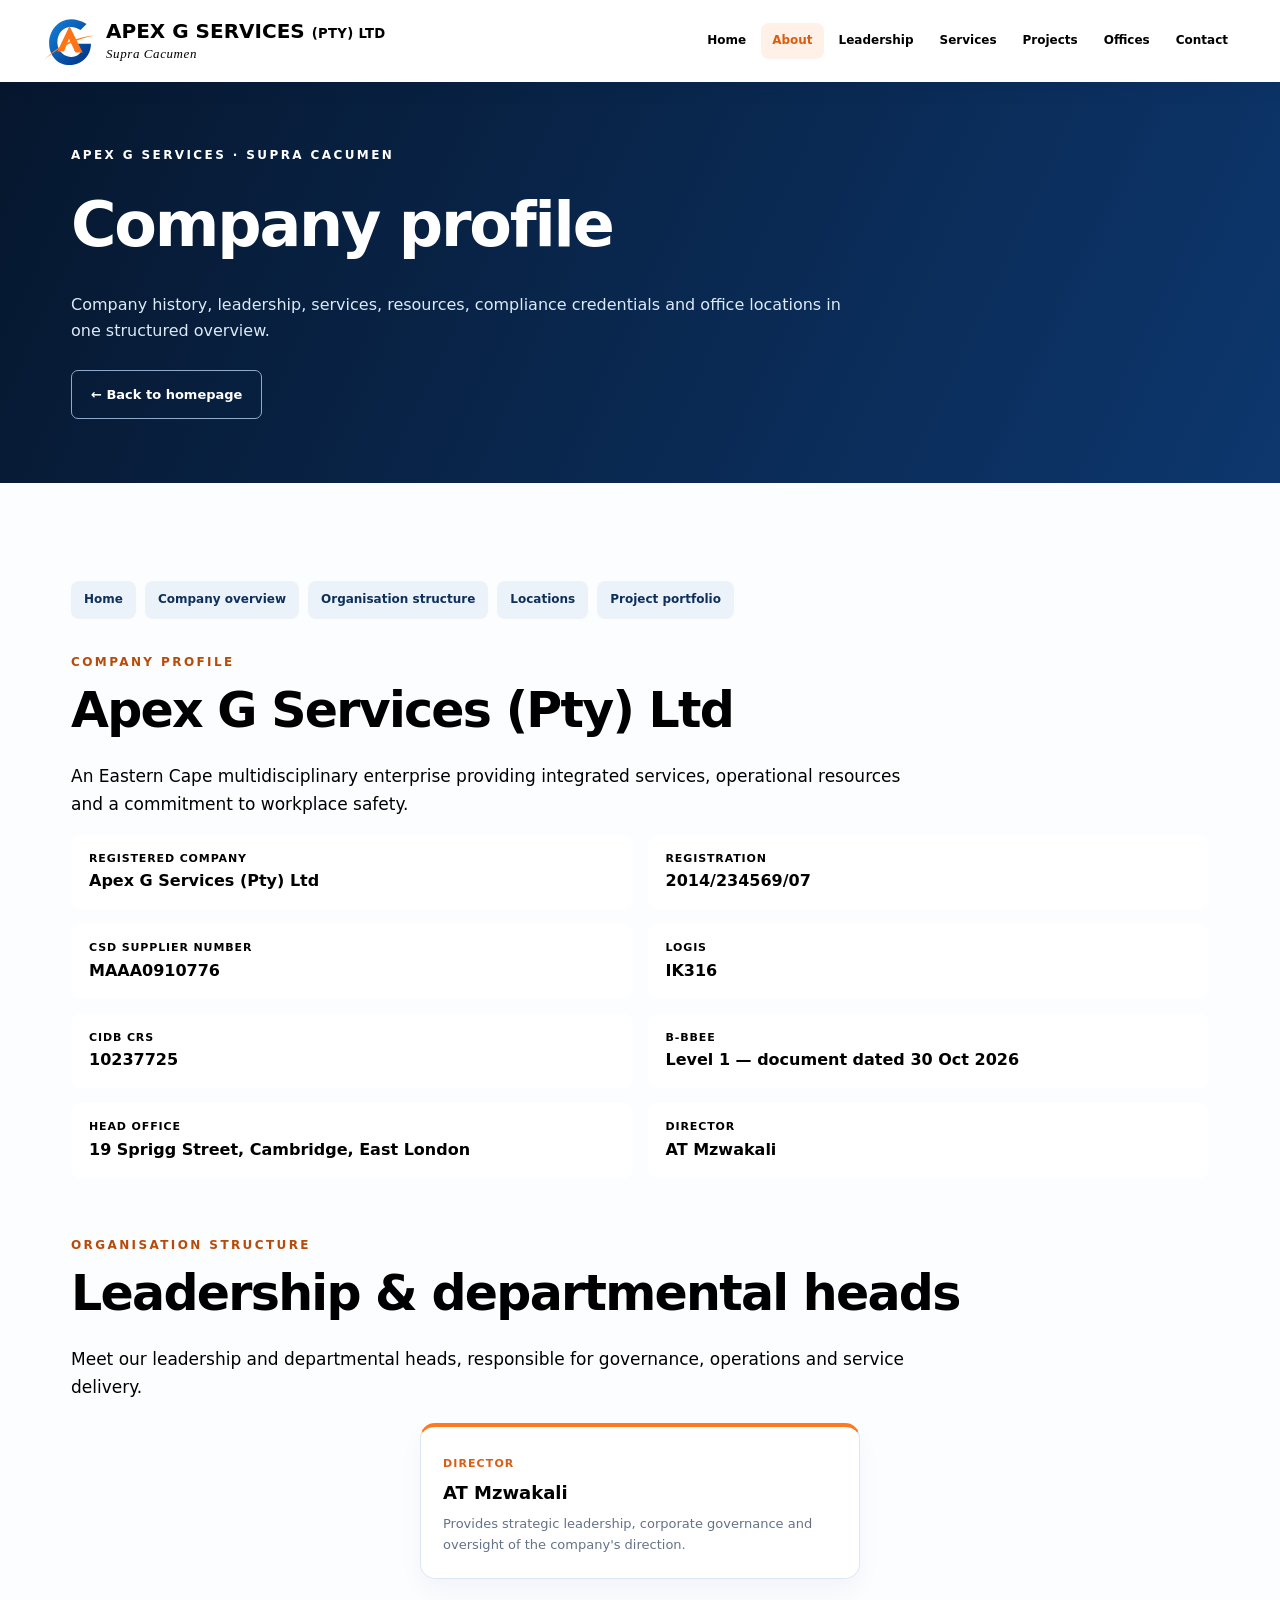
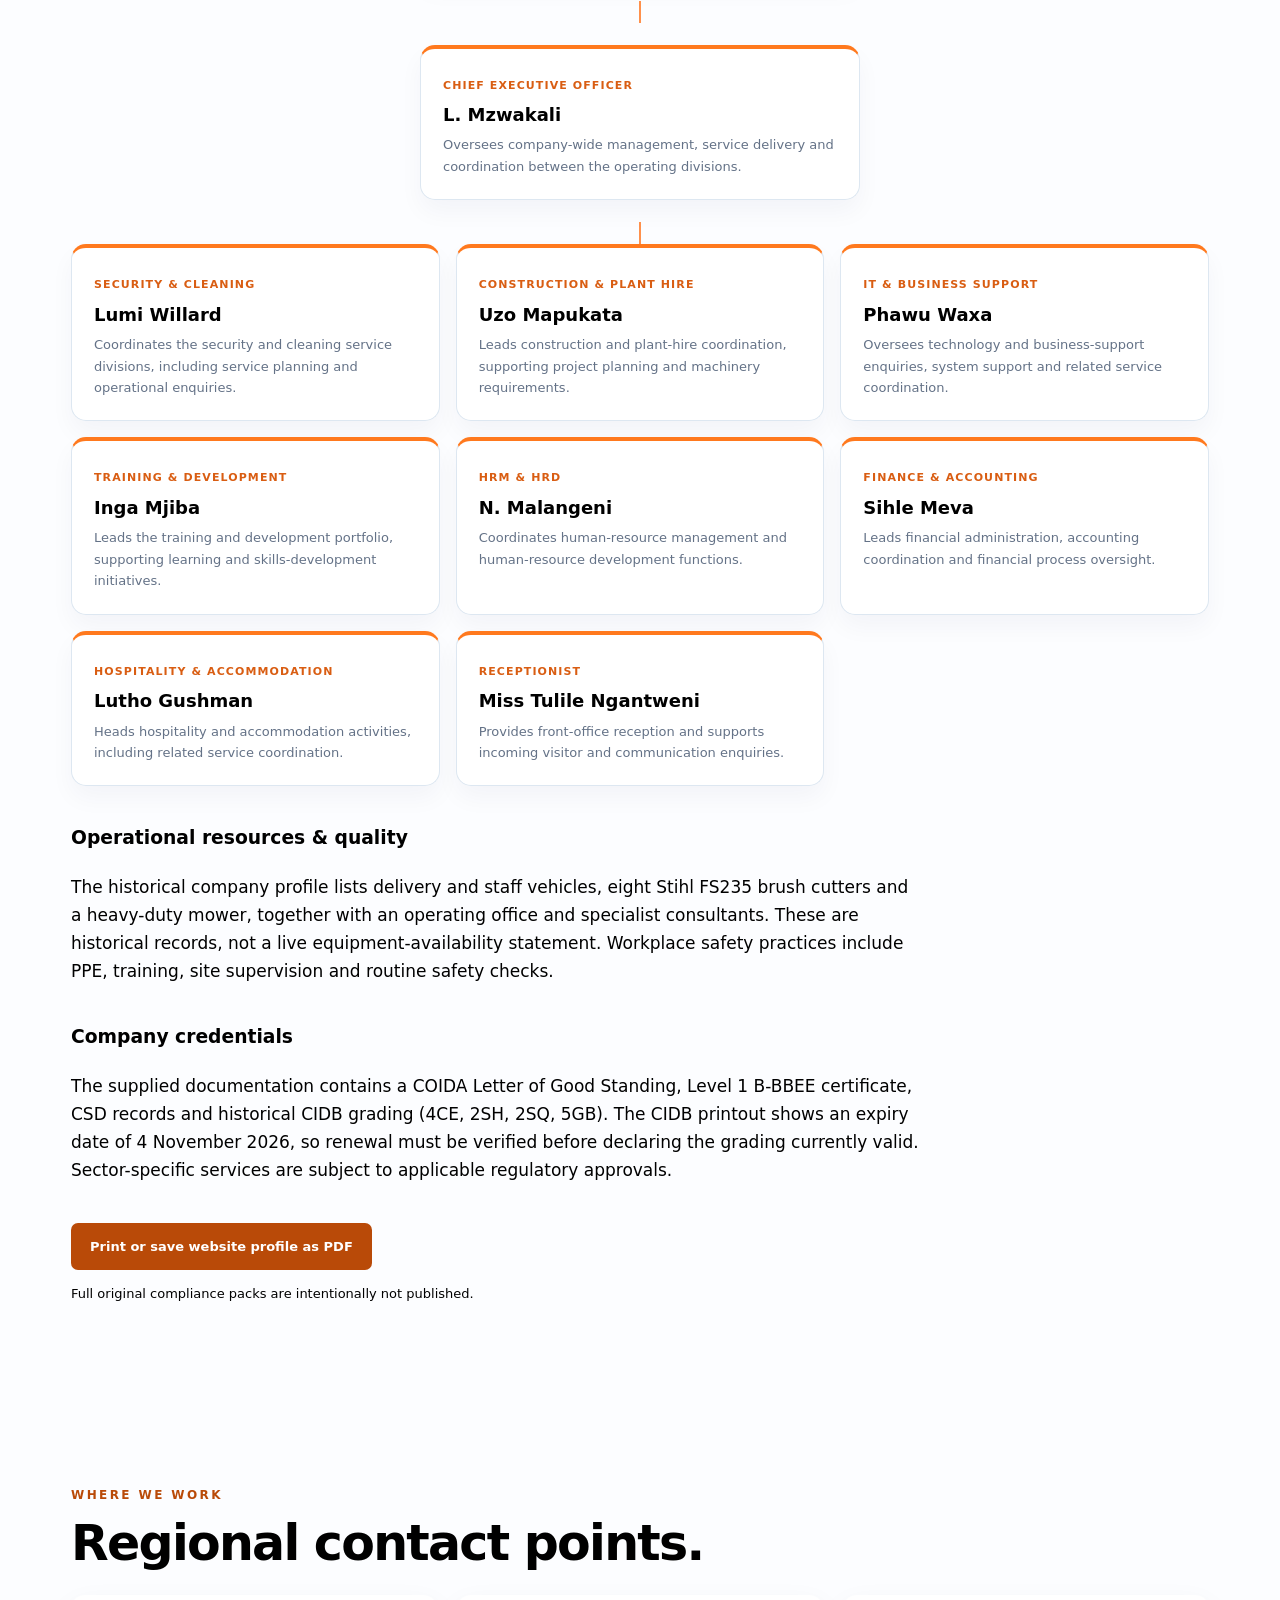
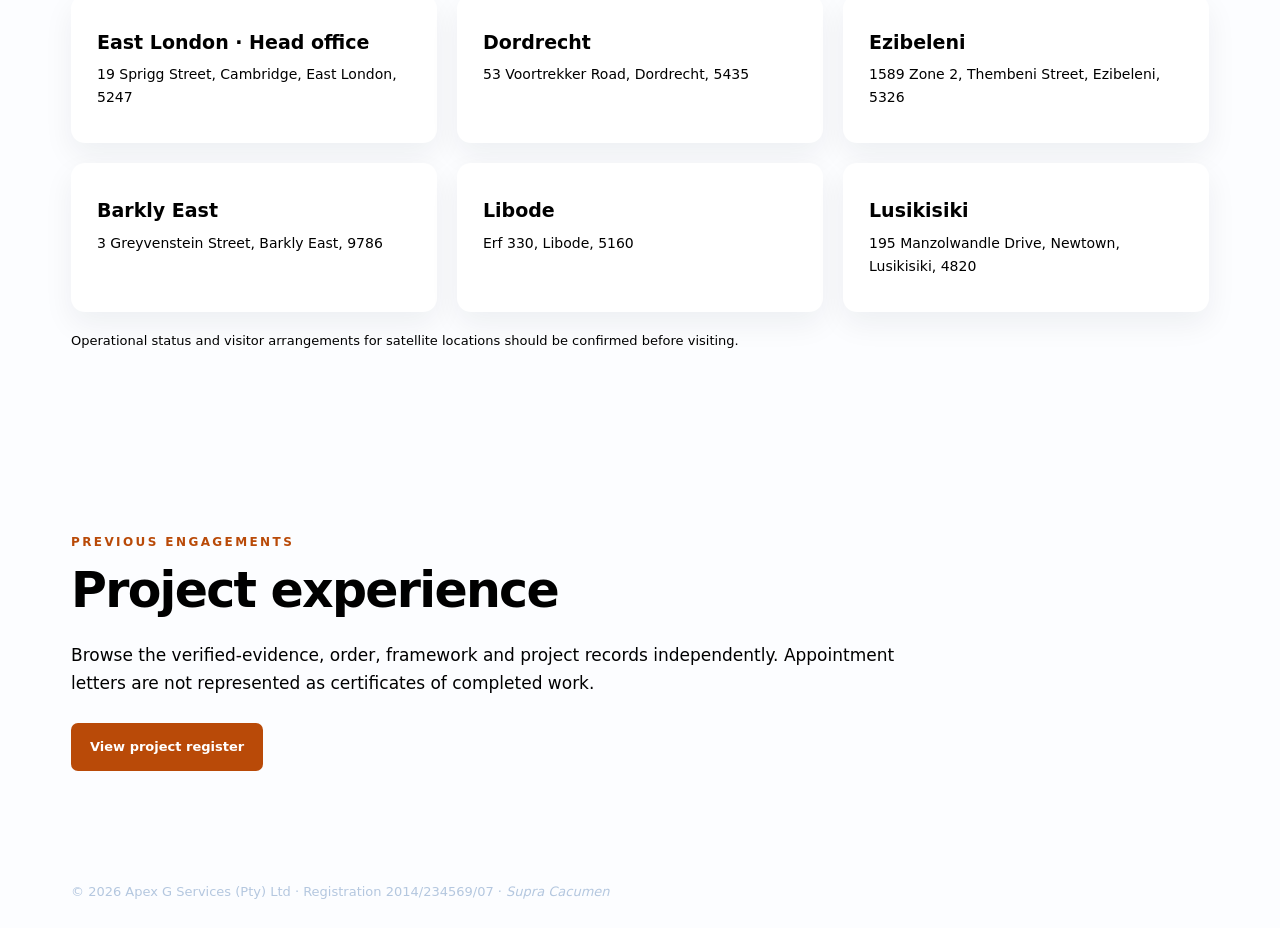
<file: apex-g-services/profile.html>
<!doctype html><html lang="en-ZA"><head><meta charset="utf-8"><meta name="viewport" content="width=device-width,initial-scale=1"><meta name="robots" content="index,follow"><title>Company profile | Apex G Services</title><style><style>
:root{--navy:#08234d;--deep:#06162c;--orange:#fb7519;--ink:#12243c;--muted:#67758a;--bg:#f5f7fa;--line:#dde5ee}
*{box-sizing:border-box}html{scroll-behavior:smooth}body{margin:0;font:16px/1.65 Inter,system-ui,-apple-system,"Segoe UI",sans-serif;color:var(--ink);background:#fff}a{color:inherit;text-decoration:none}.wrap{max-width:1190px;margin:auto;padding:0 26px}.notice{background:#ed6b1c;color:#fff;text-align:center;font-weight:750;font-size:11px;letter-spacing:.15em;padding:7px}header{background:#fff;position:sticky;top:0;z-index:10;box-shadow:0 4px 22px #001a3511}nav{display:flex;justify-content:space-between;align-items:center;gap:14px;min-height:83px}.mark{display:flex;align-items:center;gap:10px;color:var(--navy);font-size:1.55rem;font-weight:950;letter-spacing:-.07em;white-space:nowrap}.mark svg{width:57px;height:55px}.mark .brand-name{display:block;font-size:clamp(13px,1.65vw,20px);letter-spacing:.005em;font-weight:900;line-height:1.28}.mark .pty{font-size:.66em;letter-spacing:.025em;white-space:nowrap}.mark small{display:block;font-size:13px;letter-spacing:.045em;color:var(--navy);font-weight:600;line-height:1.4;text-transform:none}.mark small em{font-family:Georgia,serif;font-weight:500;font-style:italic}nav .links{display:flex;flex-wrap:wrap;gap:18px;font-size:13px;font-weight:750}nav .links a:hover{color:var(--orange)}.hero{position:relative;overflow:hidden;background:radial-gradient(ellipse at 78% 25%,#194d89 0%,transparent 44%),linear-gradient(118deg,#06162e,#0a2d60 70%,#1e4d88);color:#fff;padding:108px 0 124px}.hero:after{content:"";position:absolute;bottom:-90px;right:-100px;width:56%;height:250px;transform:skewY(-16deg);background:linear-gradient(120deg,#ee6518,#ffae57);opacity:.96}.hero:before{content:"";position:absolute;right:12%;top:15%;width:380px;height:380px;border:2px solid #ffffff18;border-radius:50%}.eyebrow{text-transform:uppercase;font-size:12px;letter-spacing:.2em;font-weight:850;color:var(--orange)}.hero h1{font-size:clamp(48px,7vw,92px);line-height:1.04;letter-spacing:-.055em;max-width:780px;margin:18px 0}.hero p{max-width:620px;color:#d6e5f4;font-size:18px}.btn{display:inline-block;cursor:pointer;background:var(--orange);color:#fff;border:0;border-radius:7px;padding:13px 19px;margin:9px 8px 0 0;font-weight:780;font-size:13px}.btn.outline{background:transparent;border:1px solid #8ea9c9}.hero .wrap{position:relative;z-index:1}.stats{background:var(--deep);color:#fff}.stats .grid{display:grid;grid-template-columns:repeat(4,1fr)}.stats .grid div{padding:27px;text-align:center;border-right:1px solid #ffffff22;font-size:12px;color:#baccdf}.stats strong{font-size:26px;color:#fff;display:block}.section{padding:84px 0}.soft{background:var(--bg)}.dark{background:var(--deep);color:#fff}.section h2{font-size:clamp(32px,4vw,49px);line-height:1.14;letter-spacing:-.035em;margin:10px 0 23px}.lead{max-width:850px;color:var(--muted);font-size:17px}.dark .lead{color:#aabed7}.grid{display:grid;grid-template-columns:repeat(3,1fr);gap:20px}.card{background:#fff;border:1px solid var(--line);border-radius:14px;padding:26px;box-shadow:0 12px 30px #071d3710}.card h3{font-size:19px;line-height:1.3;margin:9px 0}.card p{font-size:14px;color:var(--muted);margin:8px 0}.card .num{color:var(--orange);font-weight:900}.dark .card{background:#10294c;border-color:#274468;color:#fff}.dark .card p{color:#b5c5d9}.chip{display:inline-block;border-radius:4px;background:#fff0e6;color:#c9550c;font-weight:800;font-size:11px;letter-spacing:.06em;padding:5px 8px}.filters{display:flex;gap:12px;flex-wrap:wrap;margin:25px 0}.filters input,.filters select,input,textarea,select{font:inherit;border:1px solid #cbd6e4;border-radius:8px;padding:12px;max-width:100%}.filters input{width:420px}.filters select{width:180px}.project h3{font-size:17px}.project p{font-size:13px}.project{border-top:3px solid var(--orange)}.split{display:grid;grid-template-columns:1fr 1fr;gap:36px}.details{display:grid;grid-template-columns:1fr 1fr;gap:15px}.details div{padding:15px 18px;background:#fff;border:1px solid var(--line);border-radius:9px}.details strong{display:block;color:var(--orange);font-size:11px;text-transform:uppercase;letter-spacing:.08em}.details span{font-weight:700}.office{border-left:3px solid var(--orange)}.contact{background:#fff}.contact a{text-decoration:underline;text-decoration-color:#ffae73}.foot{background:var(--deep);color:#b4c7df;padding:26px 0;font-size:13px}.topline{width:76px;height:5px;background:var(--orange);border-radius:3px;margin:0 0 20px}.print{margin-top:22px}.muted{font-size:13px;color:var(--muted)}@media(max-width:900px){.grid{grid-template-columns:repeat(2,1fr)}.hero{padding:82px 0 102px}nav{align-items:flex-start;flex-direction:column;padding-top:10px;padding-bottom:16px}.stats .grid{grid-template-columns:repeat(2,1fr)}}@media(max-width:610px){.wrap{padding:0 17px}.grid,.split,.details{grid-template-columns:1fr}.section{padding:58px 0}.hero:after{width:80%;height:130px;bottom:-70px}nav .links{gap:9px;font-size:11px}.stats .grid{grid-template-columns:repeat(2,1fr)}.stats .grid div{padding:15px 8px}.stats strong{font-size:21px}.mark{font-size:1.3rem}}
@media print{.notice,header,.hero,.stats,.filters,.print,.foot,.btn{display:none!important}.section{padding:12px 0}.grid{grid-template-columns:repeat(2,1fr)}body{font-size:11px}.card{break-inside:avoid;padding:12px}.project p{font-size:10px}}

nav .links a[aria-current=page]{color:var(--orange)}
.project-tools{display:flex;gap:10px;flex-wrap:wrap;margin:26px 0}.project-tools button{border:1px solid var(--line);background:white;color:var(--navy);padding:9px 14px;border-radius:8px;font-weight:750;cursor:pointer}.project-tools button.active{background:var(--navy);color:white}.minihero{background:linear-gradient(115deg,#06172e,#0d376e);color:white;padding:64px 0}.minihero h1{font-size:clamp(36px,6vw,62px);letter-spacing:-.035em;margin:8px 0}.minihero p{max-width:790px;color:#dceaf8}.card a{color:#c85810;text-decoration:underline}.form-status{padding:10px;border:1px solid #d5e3f3;border-radius:8px;font-size:13px}


body{background:#fcfdff}
header nav.wrap{max-width:1250px;min-height:82px}
header .links{align-items:center;gap:4px}
header .links a{display:inline-flex;padding:8px 11px;border-radius:8px;transition:background .18s,color .18s;font-size:12px}
header .links a:hover,header .links a[aria-current="page"]{background:#fff0e8;color:#db5d0e}
header .mark{gap:8px}
header .mark svg{flex-shrink:0}
header .mark .brand-name{letter-spacing:0}
header .mark .pty{font-weight:800}
section .card{transition:transform .18s,box-shadow .18s}
section .card:hover{transform:translateY(-3px);box-shadow:0 18px 40px #071d371a}
.pill-link{display:inline-block;border-radius:24px;padding:8px 14px;background:#eef3fb;color:#083165;font-size:12px;font-weight:800;margin-top:12px}
.org-intro{max-width:900px}
.org-level{display:flex;justify-content:center;margin:22px 0}
.org-level .org-card{width:min(100%,440px)}
.org-card{border:1px solid #dde7f1;border-top:4px solid #ff791e;border-radius:15px;background:#fff;box-shadow:0 12px 25px #07264f0a;padding:22px}
.org-card h3{font-size:18px;margin:7px 0 3px;line-height:1.25}
.org-card .org-role{font-size:11px;color:#d95d12;font-weight:850;letter-spacing:.1em;text-transform:uppercase}
.org-card p{color:#647287;font-size:13px;margin:8px 0 0}
.org-connector{height:22px;border-left:2px solid #ff914c;width:1px;margin:auto}
.org-grid{display:grid;grid-template-columns:repeat(3,1fr);gap:16px}
.org-grid .org-card{min-height:155px}
.org-section{padding-top:58px}
.profile-subnav{display:flex;flex-wrap:wrap;gap:9px;margin:14px 0 34px}
.profile-subnav a{background:#ecf2f9;color:#0e305b;padding:9px 13px;border-radius:8px;font-weight:800;font-size:12px}
.profile-subnav a:hover{background:#ffe8d7;color:#b74a0b}
.page-return{color:#0b376e;font-size:13px;font-weight:800}
@media(max-width:1000px){header nav.wrap{flex-direction:column;align-items:flex-start;padding:10px 18px 12px;gap:5px}header .links{gap:2px}header .links a{font-size:11px;padding:7px 8px}}
@media(max-width:680px){.org-grid{grid-template-columns:1fr 1fr}.org-card{padding:16px}.org-card h3{font-size:16px}.org-grid .org-card{min-height:0}}
@media(max-width:450px){.org-grid{grid-template-columns:1fr}header .links{width:100%;overflow-x:auto;flex-wrap:nowrap;white-space:nowrap;padding-bottom:3px}header .links a{font-size:11px}}
html{scroll-padding-top:120px}a:focus-visible,button:focus-visible,input:focus-visible,select:focus-visible,textarea:focus-visible{outline:3px solid #e66b19;outline-offset:3px}.btn{background:#b94a08;color:white;transition:transform .18s,background .18s}.btn:hover{background:#963b05;transform:translateY(-2px)}.btn.outline:hover{background:#ffffff20}.card.contact{background:#fff!important;color:#12243c!important}.card.contact p{color:#52647b!important}.card.contact input,.card.contact select,.card.contact textarea{margin-top:5px}.services-grid{grid-template-columns:repeat(4,minmax(0,1fr))}.hero h1{max-width:850px}.hero:after,.hero:before{pointer-events:none}.section .eyebrow{color:#b94a08}.dark .eyebrow{color:#ffac72}.form-status{font-size:12px}.stats .grid{gap:0}.stats .grid div:last-child{border-right:0}@media(max-width:900px){.services-grid{grid-template-columns:repeat(2,minmax(0,1fr))}}@media(max-width:610px){.services-grid{grid-template-columns:1fr}.hero h1{font-size:clamp(42px,10vw,64px)}.hero{padding:65px 0 85px}.hero p{font-size:16px}html{scroll-padding-top:145px}}@media(prefers-reduced-motion:reduce){html{scroll-behavior:auto}*,*::before,*::after{transition:none!important}}</style></head><body><header><nav class="wrap"><a class="mark" href="./"><svg viewBox="0 0 100 100" role="img" aria-label="AGS emblem"><defs><linearGradient id="b" x2="1" y2="1"><stop stop-color="#1483dd"/><stop offset="1" stop-color="#002f82"/></linearGradient></defs><path d="M81 18C43 -5 13 22 13 53s28 49 56 35c12-6 20-19 20-34H59v13h13C61 88 29 77 28 53S48 15 70 29Z" fill="url(#b)"/><path d="M28 68 50 22l24 48H61L49 45 40 68Z" fill="#fd7418"/><path d="M4 83Q45 42 96 39Q44 49 4 83Z" fill="#ff7b15"/></svg><span class="brand-name">APEX G SERVICES <span class="pty">(PTY) LTD</span><small><em>Supra Cacumen</em></small></span></a><div class="links"><a href="./">Home</a><a href="profile.html#profile" aria-current="page">About</a><a href="profile.html#leadership">Leadership</a><a href="./#services">Services</a><a href="projects.html">Projects</a><a href="profile.html#offices">Offices</a><a href="./#contact">Contact</a></div></nav></header><section class="minihero"><div class="wrap"><div class="eyebrow">Apex G Services · Supra Cacumen</div><h1>Company profile</h1><p>Company history, leadership, services, resources, compliance credentials and office locations in one structured overview.</p><a class="btn outline" href="./">← Back to homepage</a></div></section><main><section class="section soft" id="profile"><div class="wrap"><div class="profile-subnav"><a href="./">Home</a><a href="#profile">Company overview</a><a href="#leadership">Organisation structure</a><a href="#offices">Locations</a><a href="projects.html">Project portfolio</a></div><div class="eyebrow">Company profile</div><h2>Apex G Services (Pty) Ltd</h2><p class="lead">An Eastern Cape multidisciplinary enterprise providing integrated services, operational resources and a commitment to workplace safety.</p><div class="details">
<div><strong>Registered company</strong><span>Apex G Services (Pty) Ltd</span></div><div><strong>Registration</strong><span>2014/234569/07</span></div>
<div><strong>CSD supplier number</strong><span>MAAA0910776</span></div><div><strong>LOGIS</strong><span>IK316</span></div>
<div><strong>CIDB CRS</strong><span>10237725</span></div><div><strong>B-BBEE</strong><span>Level 1 — document dated 30 Oct 2026</span></div>
<div><strong>Head office</strong><span>19 Sprigg Street, Cambridge, East London</span></div><div><strong>Director</strong><span>AT Mzwakali</span></div></div>
<section id="leadership" class="org-section"><div class="eyebrow">Organisation structure</div><h2>Leadership & departmental heads</h2><p class="lead org-intro">Meet our leadership and departmental heads, responsible for governance, operations and service delivery.</p><div class="org-level"><article class="org-card"><span class="org-role">Director</span><h3>AT Mzwakali</h3><p>Provides strategic leadership, corporate governance and oversight of the company's direction.</p></article></div><div class="org-connector"></div><div class="org-level"><article class="org-card"><span class="org-role">Chief Executive Officer</span><h3>L. Mzwakali</h3><p>Oversees company-wide management, service delivery and coordination between the operating divisions.</p></article></div><div class="org-connector"></div><div class="org-grid"><article class="org-card"><span class="org-role">Security & Cleaning</span><h3>Lumi Willard</h3><p>Coordinates the security and cleaning service divisions, including service planning and operational enquiries.</p></article><article class="org-card"><span class="org-role">Construction & Plant Hire</span><h3>Uzo Mapukata</h3><p>Leads construction and plant-hire coordination, supporting project planning and machinery requirements.</p></article><article class="org-card"><span class="org-role">IT & Business Support</span><h3>Phawu Waxa</h3><p>Oversees technology and business-support enquiries, system support and related service coordination.</p></article><article class="org-card"><span class="org-role">Training & Development</span><h3>Inga Mjiba</h3><p>Leads the training and development portfolio, supporting learning and skills-development initiatives.</p></article><article class="org-card"><span class="org-role">HRM & HRD</span><h3>N. Malangeni</h3><p>Coordinates human-resource management and human-resource development functions.</p></article><article class="org-card"><span class="org-role">Finance & Accounting</span><h3>Sihle Meva</h3><p>Leads financial administration, accounting coordination and financial process oversight.</p></article><article class="org-card"><span class="org-role">Hospitality & Accommodation</span><h3>Lutho Gushman</h3><p>Heads hospitality and accommodation activities, including related service coordination.</p></article><article class="org-card"><span class="org-role">Receptionist</span><h3>Miss Tulile Ngantweni</h3><p>Provides front-office reception and supports incoming visitor and communication enquiries.</p></article></div></section>
<h3 style="margin-top:37px">Operational resources & quality</h3><p class="lead">The historical company profile lists delivery and staff vehicles, eight Stihl FS235 brush cutters and a heavy-duty mower, together with an operating office and specialist consultants. These are historical records, not a live equipment-availability statement. Workplace safety practices include PPE, training, site supervision and routine safety checks.</p>
<h3 style="margin-top:37px">Company credentials</h3><p class="lead">The supplied documentation contains a COIDA Letter of Good Standing, Level 1 B-BBEE certificate, CSD records and historical CIDB grading (4CE, 2SH, 2SQ, 5GB). The CIDB printout shows an expiry date of 4 November 2026, so renewal must be verified before declaring the grading currently valid. Sector-specific services are subject to applicable regulatory approvals.</p><a class="btn print" href="#" onclick="window.print();return false">Print or save website profile as PDF</a><p class="muted">Full original compliance packs are intentionally not published.</p></div></section>
<section class="section" id="offices"><div class="wrap"><div class="eyebrow">Where we work</div><h2>Regional contact points.</h2><div class="grid">
<article class="card office"><h3>East London · Head office</h3><p>19 Sprigg Street, Cambridge, East London, 5247</p></article>
<article class="card office"><h3>Dordrecht</h3><p>53 Voortrekker Road, Dordrecht, 5435</p></article>
<article class="card office"><h3>Ezibeleni</h3><p>1589 Zone 2, Thembeni Street, Ezibeleni, 5326</p></article>
<article class="card office"><h3>Barkly East</h3><p>3 Greyvenstein Street, Barkly East, 9786</p></article>
<article class="card office"><h3>Libode</h3><p>Erf 330, Libode, 5160</p></article>
<article class="card office"><h3>Lusikisiki</h3><p>195 Manzolwandle Drive, Newtown, Lusikisiki, 4820</p></article>
</div><p class="muted" style="margin-top:18px">Operational status and visitor arrangements for satellite locations should be confirmed before visiting.</p></div></section>
<section class="section soft"><div class="wrap"><div class="eyebrow">Previous engagements</div><h2>Project experience</h2><p class="lead">Browse the verified-evidence, order, framework and project records independently. Appointment letters are not represented as certificates of completed work.</p><a class="btn" href="projects.html">View project register</a></div></section></main><footer class="foot"><div class="wrap">© 2026 Apex G Services (Pty) Ltd · Registration 2014/234569/07 · <em>Supra Cacumen</em></div></footer></body></html>
</file>
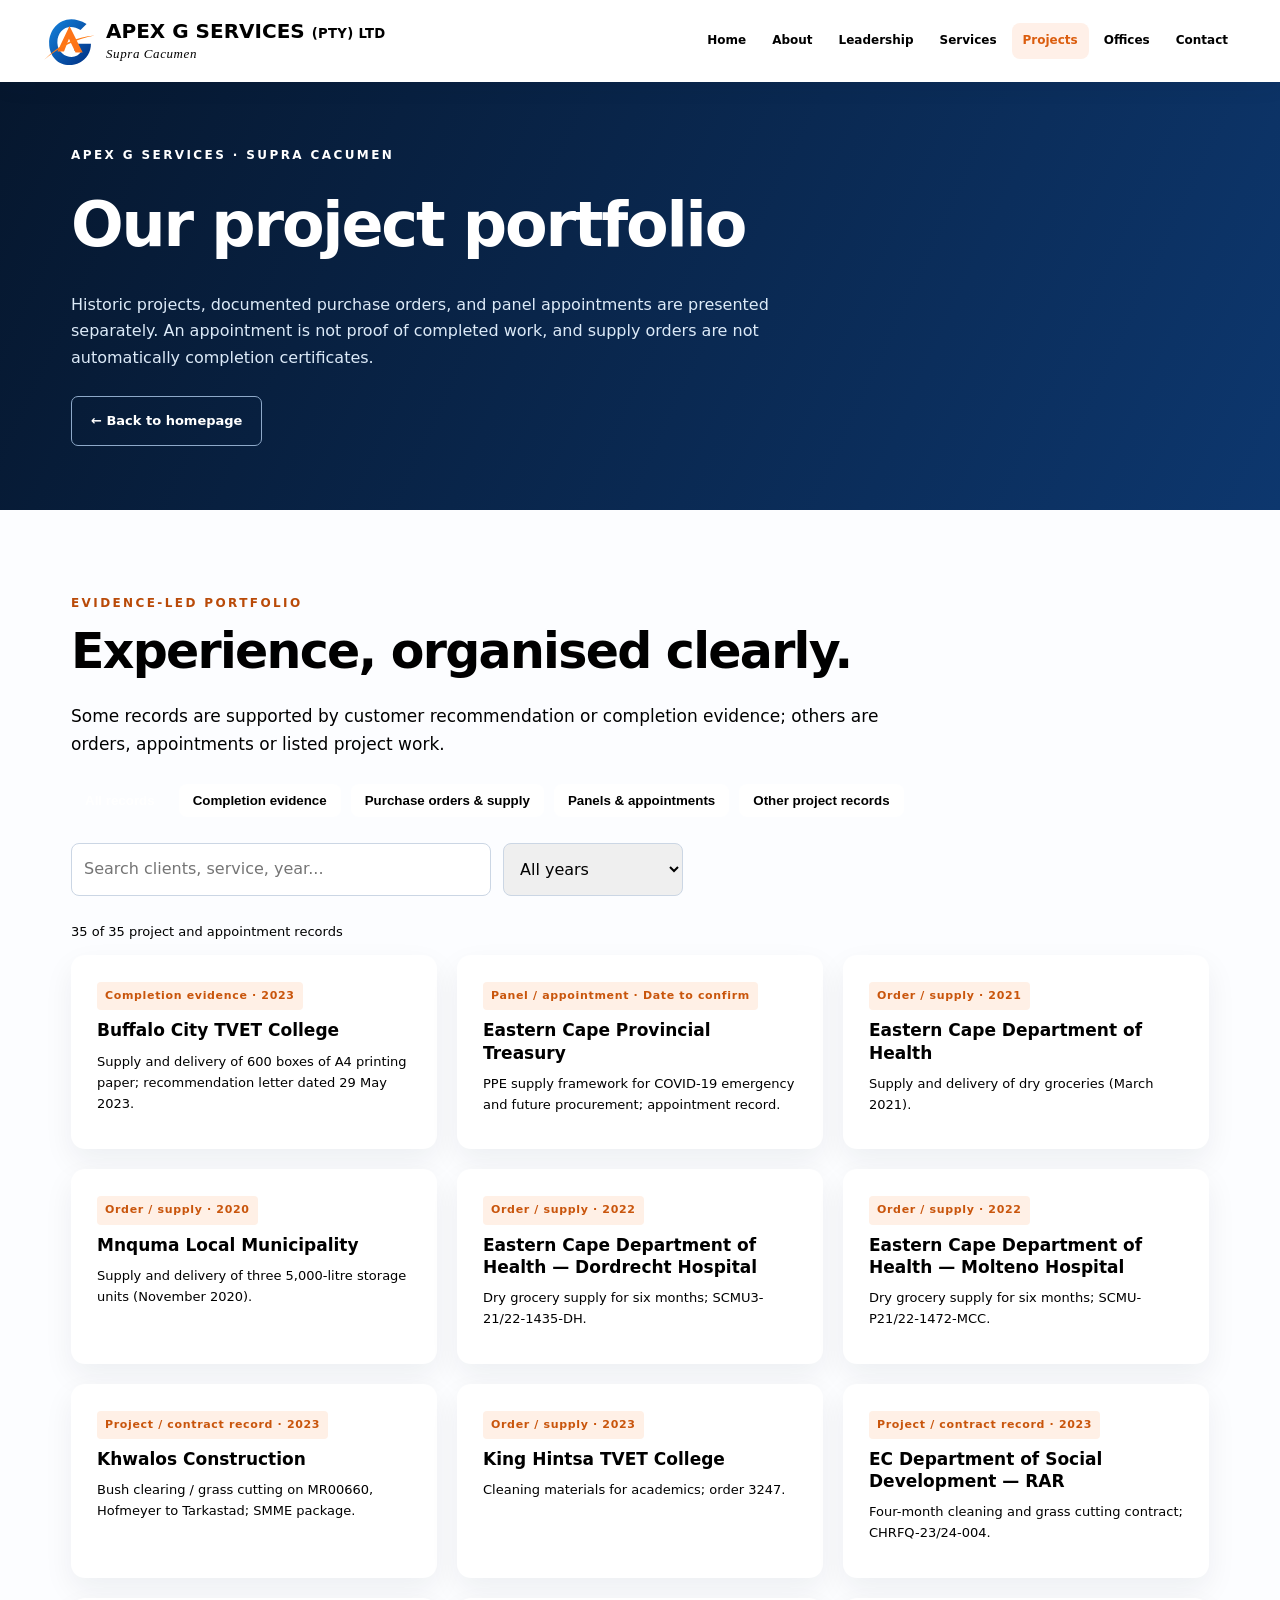
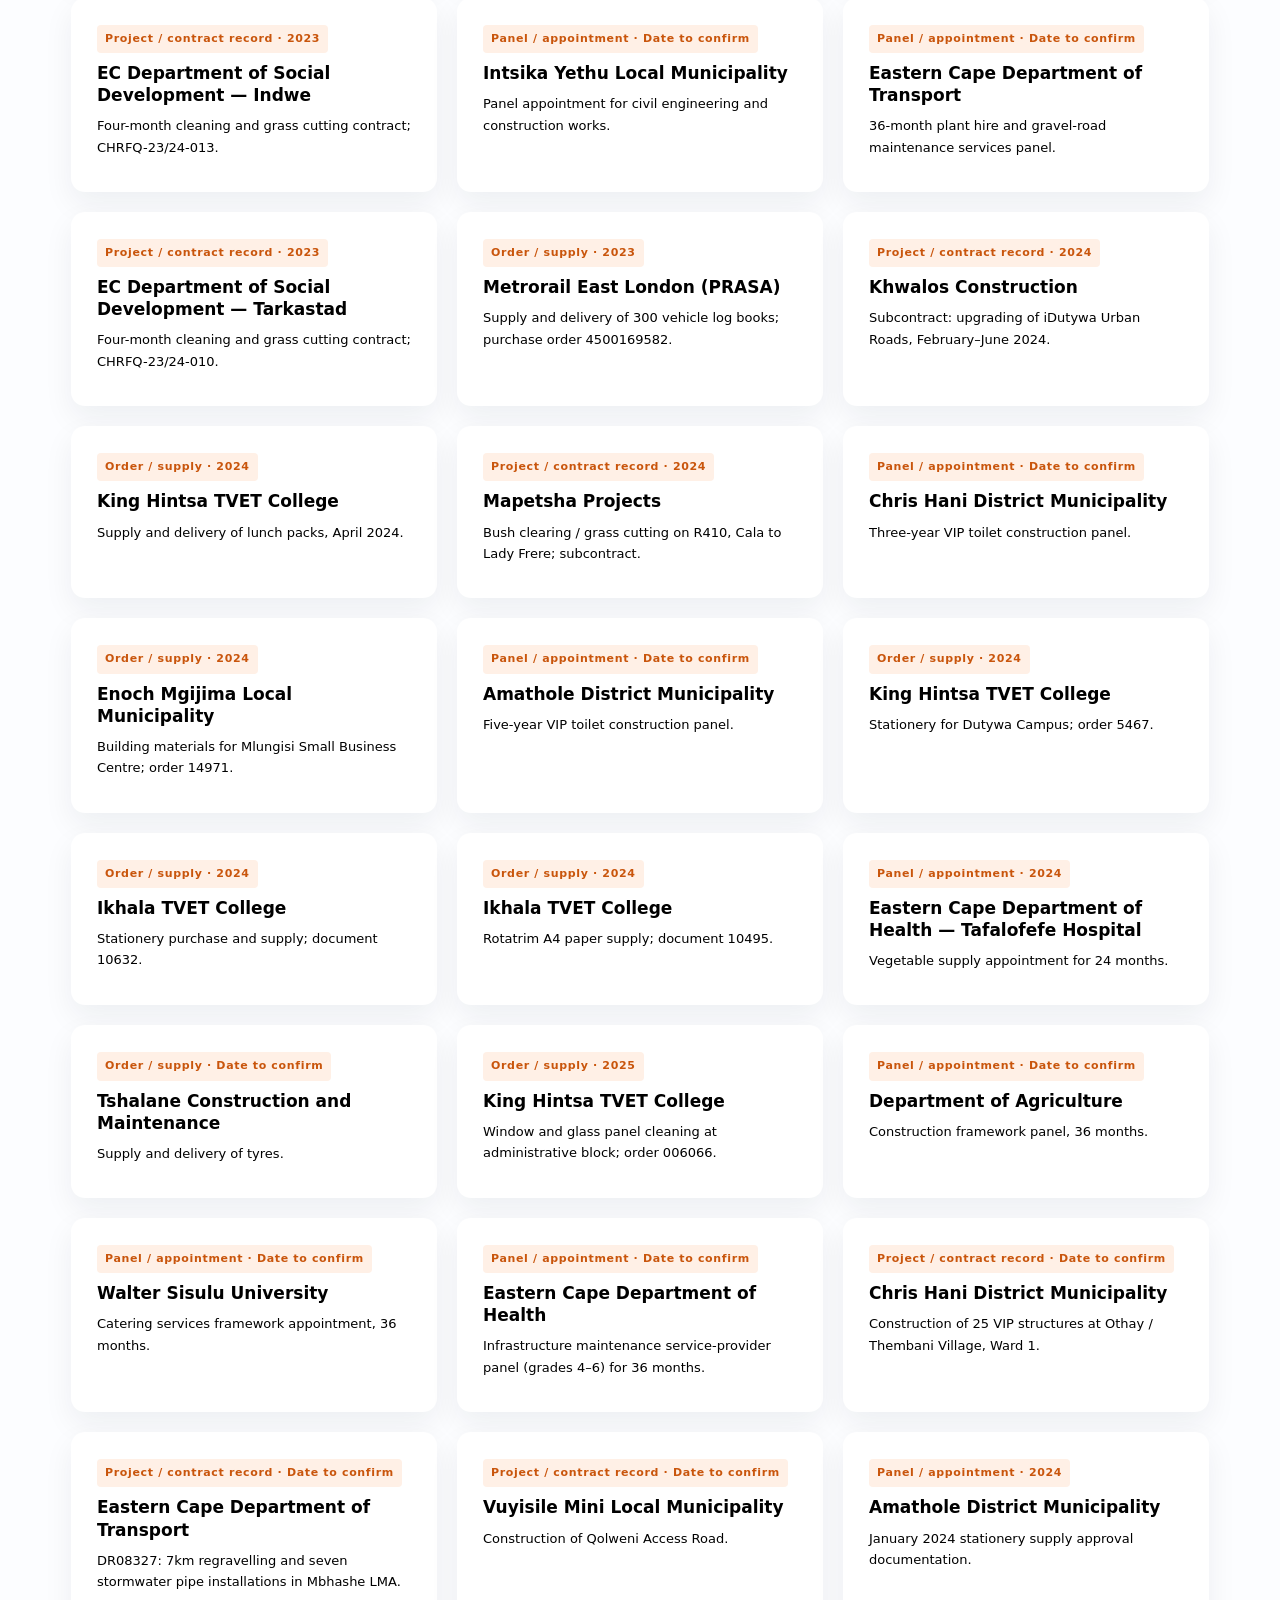
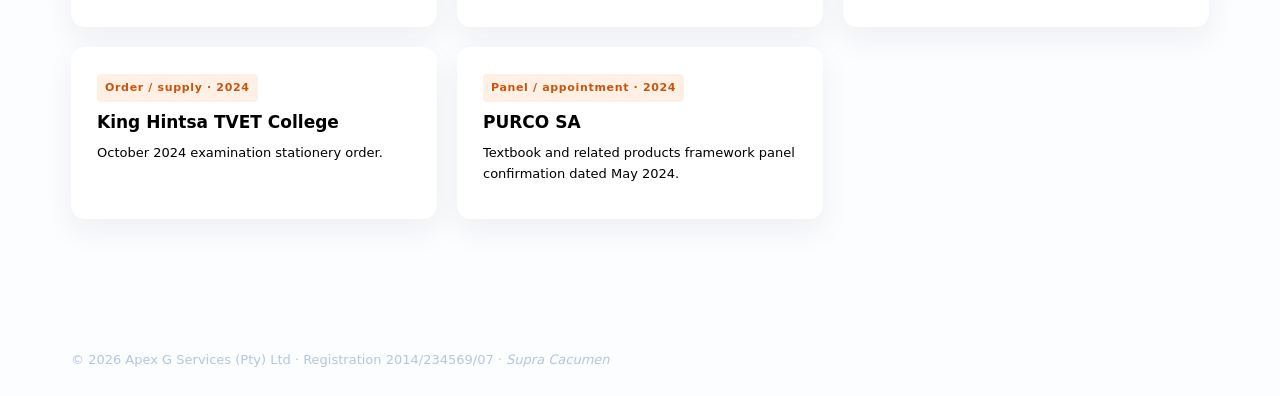
<file: apex-g-services/projects.html>
<!doctype html><html lang="en-ZA"><head><meta charset="utf-8"><meta name="viewport" content="width=device-width,initial-scale=1"><meta name="robots" content="index,follow"><title>Projects & appointments | Apex G Services</title><style><style>
:root{--navy:#08234d;--deep:#06162c;--orange:#fb7519;--ink:#12243c;--muted:#67758a;--bg:#f5f7fa;--line:#dde5ee}
*{box-sizing:border-box}html{scroll-behavior:smooth}body{margin:0;font:16px/1.65 Inter,system-ui,-apple-system,"Segoe UI",sans-serif;color:var(--ink);background:#fff}a{color:inherit;text-decoration:none}.wrap{max-width:1190px;margin:auto;padding:0 26px}.notice{background:#ed6b1c;color:#fff;text-align:center;font-weight:750;font-size:11px;letter-spacing:.15em;padding:7px}header{background:#fff;position:sticky;top:0;z-index:10;box-shadow:0 4px 22px #001a3511}nav{display:flex;justify-content:space-between;align-items:center;gap:14px;min-height:83px}.mark{display:flex;align-items:center;gap:10px;color:var(--navy);font-size:1.55rem;font-weight:950;letter-spacing:-.07em;white-space:nowrap}.mark svg{width:57px;height:55px}.mark .brand-name{display:block;font-size:clamp(13px,1.65vw,20px);letter-spacing:.005em;font-weight:900;line-height:1.28}.mark .pty{font-size:.66em;letter-spacing:.025em;white-space:nowrap}.mark small{display:block;font-size:13px;letter-spacing:.045em;color:var(--navy);font-weight:600;line-height:1.4;text-transform:none}.mark small em{font-family:Georgia,serif;font-weight:500;font-style:italic}nav .links{display:flex;flex-wrap:wrap;gap:18px;font-size:13px;font-weight:750}nav .links a:hover{color:var(--orange)}.hero{position:relative;overflow:hidden;background:radial-gradient(ellipse at 78% 25%,#194d89 0%,transparent 44%),linear-gradient(118deg,#06162e,#0a2d60 70%,#1e4d88);color:#fff;padding:108px 0 124px}.hero:after{content:"";position:absolute;bottom:-90px;right:-100px;width:56%;height:250px;transform:skewY(-16deg);background:linear-gradient(120deg,#ee6518,#ffae57);opacity:.96}.hero:before{content:"";position:absolute;right:12%;top:15%;width:380px;height:380px;border:2px solid #ffffff18;border-radius:50%}.eyebrow{text-transform:uppercase;font-size:12px;letter-spacing:.2em;font-weight:850;color:var(--orange)}.hero h1{font-size:clamp(48px,7vw,92px);line-height:1.04;letter-spacing:-.055em;max-width:780px;margin:18px 0}.hero p{max-width:620px;color:#d6e5f4;font-size:18px}.btn{display:inline-block;cursor:pointer;background:var(--orange);color:#fff;border:0;border-radius:7px;padding:13px 19px;margin:9px 8px 0 0;font-weight:780;font-size:13px}.btn.outline{background:transparent;border:1px solid #8ea9c9}.hero .wrap{position:relative;z-index:1}.stats{background:var(--deep);color:#fff}.stats .grid{display:grid;grid-template-columns:repeat(4,1fr)}.stats .grid div{padding:27px;text-align:center;border-right:1px solid #ffffff22;font-size:12px;color:#baccdf}.stats strong{font-size:26px;color:#fff;display:block}.section{padding:84px 0}.soft{background:var(--bg)}.dark{background:var(--deep);color:#fff}.section h2{font-size:clamp(32px,4vw,49px);line-height:1.14;letter-spacing:-.035em;margin:10px 0 23px}.lead{max-width:850px;color:var(--muted);font-size:17px}.dark .lead{color:#aabed7}.grid{display:grid;grid-template-columns:repeat(3,1fr);gap:20px}.card{background:#fff;border:1px solid var(--line);border-radius:14px;padding:26px;box-shadow:0 12px 30px #071d3710}.card h3{font-size:19px;line-height:1.3;margin:9px 0}.card p{font-size:14px;color:var(--muted);margin:8px 0}.card .num{color:var(--orange);font-weight:900}.dark .card{background:#10294c;border-color:#274468;color:#fff}.dark .card p{color:#b5c5d9}.chip{display:inline-block;border-radius:4px;background:#fff0e6;color:#c9550c;font-weight:800;font-size:11px;letter-spacing:.06em;padding:5px 8px}.filters{display:flex;gap:12px;flex-wrap:wrap;margin:25px 0}.filters input,.filters select,input,textarea,select{font:inherit;border:1px solid #cbd6e4;border-radius:8px;padding:12px;max-width:100%}.filters input{width:420px}.filters select{width:180px}.project h3{font-size:17px}.project p{font-size:13px}.project{border-top:3px solid var(--orange)}.split{display:grid;grid-template-columns:1fr 1fr;gap:36px}.details{display:grid;grid-template-columns:1fr 1fr;gap:15px}.details div{padding:15px 18px;background:#fff;border:1px solid var(--line);border-radius:9px}.details strong{display:block;color:var(--orange);font-size:11px;text-transform:uppercase;letter-spacing:.08em}.details span{font-weight:700}.office{border-left:3px solid var(--orange)}.contact{background:#fff}.contact a{text-decoration:underline;text-decoration-color:#ffae73}.foot{background:var(--deep);color:#b4c7df;padding:26px 0;font-size:13px}.topline{width:76px;height:5px;background:var(--orange);border-radius:3px;margin:0 0 20px}.print{margin-top:22px}.muted{font-size:13px;color:var(--muted)}@media(max-width:900px){.grid{grid-template-columns:repeat(2,1fr)}.hero{padding:82px 0 102px}nav{align-items:flex-start;flex-direction:column;padding-top:10px;padding-bottom:16px}.stats .grid{grid-template-columns:repeat(2,1fr)}}@media(max-width:610px){.wrap{padding:0 17px}.grid,.split,.details{grid-template-columns:1fr}.section{padding:58px 0}.hero:after{width:80%;height:130px;bottom:-70px}nav .links{gap:9px;font-size:11px}.stats .grid{grid-template-columns:repeat(2,1fr)}.stats .grid div{padding:15px 8px}.stats strong{font-size:21px}.mark{font-size:1.3rem}}
@media print{.notice,header,.hero,.stats,.filters,.print,.foot,.btn{display:none!important}.section{padding:12px 0}.grid{grid-template-columns:repeat(2,1fr)}body{font-size:11px}.card{break-inside:avoid;padding:12px}.project p{font-size:10px}}

nav .links a[aria-current=page]{color:var(--orange)}
.project-tools{display:flex;gap:10px;flex-wrap:wrap;margin:26px 0}.project-tools button{border:1px solid var(--line);background:white;color:var(--navy);padding:9px 14px;border-radius:8px;font-weight:750;cursor:pointer}.project-tools button.active{background:var(--navy);color:white}.minihero{background:linear-gradient(115deg,#06172e,#0d376e);color:white;padding:64px 0}.minihero h1{font-size:clamp(36px,6vw,62px);letter-spacing:-.035em;margin:8px 0}.minihero p{max-width:790px;color:#dceaf8}.card a{color:#c85810;text-decoration:underline}.form-status{padding:10px;border:1px solid #d5e3f3;border-radius:8px;font-size:13px}


body{background:#fcfdff}
header nav.wrap{max-width:1250px;min-height:82px}
header .links{align-items:center;gap:4px}
header .links a{display:inline-flex;padding:8px 11px;border-radius:8px;transition:background .18s,color .18s;font-size:12px}
header .links a:hover,header .links a[aria-current="page"]{background:#fff0e8;color:#db5d0e}
header .mark{gap:8px}
header .mark svg{flex-shrink:0}
header .mark .brand-name{letter-spacing:0}
header .mark .pty{font-weight:800}
section .card{transition:transform .18s,box-shadow .18s}
section .card:hover{transform:translateY(-3px);box-shadow:0 18px 40px #071d371a}
.pill-link{display:inline-block;border-radius:24px;padding:8px 14px;background:#eef3fb;color:#083165;font-size:12px;font-weight:800;margin-top:12px}
.org-intro{max-width:900px}
.org-level{display:flex;justify-content:center;margin:22px 0}
.org-level .org-card{width:min(100%,440px)}
.org-card{border:1px solid #dde7f1;border-top:4px solid #ff791e;border-radius:15px;background:#fff;box-shadow:0 12px 25px #07264f0a;padding:22px}
.org-card h3{font-size:18px;margin:7px 0 3px;line-height:1.25}
.org-card .org-role{font-size:11px;color:#d95d12;font-weight:850;letter-spacing:.1em;text-transform:uppercase}
.org-card p{color:#647287;font-size:13px;margin:8px 0 0}
.org-connector{height:22px;border-left:2px solid #ff914c;width:1px;margin:auto}
.org-grid{display:grid;grid-template-columns:repeat(3,1fr);gap:16px}
.org-grid .org-card{min-height:155px}
.org-section{padding-top:58px}
.profile-subnav{display:flex;flex-wrap:wrap;gap:9px;margin:14px 0 34px}
.profile-subnav a{background:#ecf2f9;color:#0e305b;padding:9px 13px;border-radius:8px;font-weight:800;font-size:12px}
.profile-subnav a:hover{background:#ffe8d7;color:#b74a0b}
.page-return{color:#0b376e;font-size:13px;font-weight:800}
@media(max-width:1000px){header nav.wrap{flex-direction:column;align-items:flex-start;padding:10px 18px 12px;gap:5px}header .links{gap:2px}header .links a{font-size:11px;padding:7px 8px}}
@media(max-width:680px){.org-grid{grid-template-columns:1fr 1fr}.org-card{padding:16px}.org-card h3{font-size:16px}.org-grid .org-card{min-height:0}}
@media(max-width:450px){.org-grid{grid-template-columns:1fr}header .links{width:100%;overflow-x:auto;flex-wrap:nowrap;white-space:nowrap;padding-bottom:3px}header .links a{font-size:11px}}
html{scroll-padding-top:120px}a:focus-visible,button:focus-visible,input:focus-visible,select:focus-visible,textarea:focus-visible{outline:3px solid #e66b19;outline-offset:3px}.btn{background:#b94a08;color:white;transition:transform .18s,background .18s}.btn:hover{background:#963b05;transform:translateY(-2px)}.btn.outline:hover{background:#ffffff20}.card.contact{background:#fff!important;color:#12243c!important}.card.contact p{color:#52647b!important}.card.contact input,.card.contact select,.card.contact textarea{margin-top:5px}.services-grid{grid-template-columns:repeat(4,minmax(0,1fr))}.hero h1{max-width:850px}.hero:after,.hero:before{pointer-events:none}.section .eyebrow{color:#b94a08}.dark .eyebrow{color:#ffac72}.form-status{font-size:12px}.stats .grid{gap:0}.stats .grid div:last-child{border-right:0}@media(max-width:900px){.services-grid{grid-template-columns:repeat(2,minmax(0,1fr))}}@media(max-width:610px){.services-grid{grid-template-columns:1fr}.hero h1{font-size:clamp(42px,10vw,64px)}.hero{padding:65px 0 85px}.hero p{font-size:16px}html{scroll-padding-top:145px}}@media(prefers-reduced-motion:reduce){html{scroll-behavior:auto}*,*::before,*::after{transition:none!important}}</style></head><body><header><nav class="wrap"><a class="mark" href="./"><svg viewBox="0 0 100 100" role="img" aria-label="AGS emblem"><defs><linearGradient id="b" x2="1" y2="1"><stop stop-color="#1483dd"/><stop offset="1" stop-color="#002f82"/></linearGradient></defs><path d="M81 18C43 -5 13 22 13 53s28 49 56 35c12-6 20-19 20-34H59v13h13C61 88 29 77 28 53S48 15 70 29Z" fill="url(#b)"/><path d="M28 68 50 22l24 48H61L49 45 40 68Z" fill="#fd7418"/><path d="M4 83Q45 42 96 39Q44 49 4 83Z" fill="#ff7b15"/></svg><span class="brand-name">APEX G SERVICES <span class="pty">(PTY) LTD</span><small><em>Supra Cacumen</em></small></span></a><div class="links"><a href="./">Home</a><a href="profile.html#profile">About</a><a href="profile.html#leadership">Leadership</a><a href="./#services">Services</a><a href="projects.html" aria-current="page">Projects</a><a href="profile.html#offices">Offices</a><a href="./#contact">Contact</a></div></nav></header><section class="minihero"><div class="wrap"><div class="eyebrow">Apex G Services · Supra Cacumen</div><h1>Our project portfolio</h1><p>Historic projects, documented purchase orders, and panel appointments are presented separately. An appointment is not proof of completed work, and supply orders are not automatically completion certificates.</p><a class="btn outline" href="./">← Back to homepage</a></div></section><main><section class="section soft"><div class="wrap"><div class="eyebrow">Evidence-led portfolio</div><h2>Experience, organised clearly.</h2><p class="lead">Some records are supported by customer recommendation or completion evidence; others are orders, appointments or listed project work. </p><div class="project-tools" id="types"><button data-type="all" class="active">All records</button><button data-type="completed">Completion evidence</button><button data-type="orders">Purchase orders & supply</button><button data-type="panels">Panels & appointments</button><button data-type="work">Other project records</button></div><div class="filters"><input id="q" placeholder="Search clients, service, year..." aria-label="Search portfolio"><select id="year" aria-label="Year"><option value="">All years</option><option>2020</option><option>2021</option><option>2022</option><option>2023</option><option>2024</option><option>2025</option><option>Undated</option></select></div><p class="muted" id="count"></p><div class="grid" id="records"></div><p class="muted" style="margin-top:20px"></p></div></section></main><footer class="foot"><div class="wrap">© 2026 Apex G Services (Pty) Ltd · Registration 2014/234569/07 · <em>Supra Cacumen</em></div></footer>
<script>const data=[
["2023","Buffalo City TVET College","Supply and delivery of 600 boxes of A4 printing paper; recommendation letter dated 29 May 2023."],
["Undated","Eastern Cape Provincial Treasury","PPE supply framework for COVID-19 emergency and future procurement; appointment record."],
["2021","Eastern Cape Department of Health","Supply and delivery of dry groceries (March 2021)."],
["2020","Mnquma Local Municipality","Supply and delivery of three 5,000-litre storage units (November 2020)."],
["2022","Eastern Cape Department of Health — Dordrecht Hospital","Dry grocery supply for six months; SCMU3-21/22-1435-DH."],
["2022","Eastern Cape Department of Health — Molteno Hospital","Dry grocery supply for six months; SCMU-P21/22-1472-MCC."],
["2023","Khwalos Construction","Bush clearing / grass cutting on MR00660, Hofmeyer to Tarkastad; SMME package."],
["2023","King Hintsa TVET College","Cleaning materials for academics; order 3247."],
["2023","EC Department of Social Development — RAR","Four-month cleaning and grass cutting contract; CHRFQ-23/24-004."],
["2023","EC Department of Social Development — Indwe","Four-month cleaning and grass cutting contract; CHRFQ-23/24-013."],
["Undated","Intsika Yethu Local Municipality","Panel appointment for civil engineering and construction works."],
["Undated","Eastern Cape Department of Transport","36-month plant hire and gravel-road maintenance services panel."],
["2023","EC Department of Social Development — Tarkastad","Four-month cleaning and grass cutting contract; CHRFQ-23/24-010."],
["2023","Metrorail East London (PRASA)","Supply and delivery of 300 vehicle log books; purchase order 4500169582."],
["2024","Khwalos Construction","Subcontract: upgrading of iDutywa Urban Roads, February–June 2024."],
["2024","King Hintsa TVET College","Supply and delivery of lunch packs, April 2024."],
["2024","Mapetsha Projects","Bush clearing / grass cutting on R410, Cala to Lady Frere; subcontract."],
["Undated","Chris Hani District Municipality","Three-year VIP toilet construction panel."],
["2024","Enoch Mgijima Local Municipality","Building materials for Mlungisi Small Business Centre; order 14971."],
["Undated","Amathole District Municipality","Five-year VIP toilet construction panel."],
["2024","King Hintsa TVET College","Stationery for Dutywa Campus; order 5467."],
["2024","Ikhala TVET College","Stationery purchase and supply; document 10632."],
["2024","Ikhala TVET College","Rotatrim A4 paper supply; document 10495."],
["2024","Eastern Cape Department of Health — Tafalofefe Hospital","Vegetable supply appointment for 24 months."],
["Undated","Tshalane Construction and Maintenance","Supply and delivery of tyres."],
["2025","King Hintsa TVET College","Window and glass panel cleaning at administrative block; order 006066."],
["Undated","Department of Agriculture","Construction framework panel, 36 months."],
["Undated","Walter Sisulu University","Catering services framework appointment, 36 months."],
["Undated","Eastern Cape Department of Health","Infrastructure maintenance service-provider panel (grades 4–6) for 36 months."],
["Undated","Chris Hani District Municipality","Construction of 25 VIP structures at Othay / Thembani Village, Ward 1."],
["Undated","Eastern Cape Department of Transport","DR08327: 7km regravelling and seven stormwater pipe installations in Mbhashe LMA."],
["Undated","Vuyisile Mini Local Municipality","Construction of Qolweni Access Road."],
["2024","Amathole District Municipality","January 2024 stationery supply approval documentation."],
["2024","King Hintsa TVET College","October 2024 examination stationery order."],
["2024","PURCO SA","Textbook and related products framework panel confirmation dated May 2024."]
];
const complete=new Set([0]);
const panels=new Set([1,10,11,17,19,23,26,27,28,32,34]);
const orders=new Set([2,3,4,5,7,13,15,18,20,21,22,24,25,33]);
function category(i){return complete.has(i)?"completed":panels.has(i)?"panels":orders.has(i)?"orders":"work"}
const labels={completed:"Completion evidence",panels:"Panel / appointment",orders:"Order / supply",work:"Project / contract record"};
let type="all";const container=document.getElementById("records"),q=document.getElementById("q"),year=document.getElementById("year");
function render(){container.replaceChildren();const matches=data.map((row,i)=>({row,i})).filter(({row,i})=>(type==="all"||category(i)===type)&&(!year.value||row[0]===year.value)&&row.join(" ").toLowerCase().includes(q.value.trim().toLowerCase()));for(const {row,i} of matches){const card=document.createElement("article");card.className="card project";const label=document.createElement("span");label.className="chip";label.textContent=labels[category(i)]+" · "+(row[0]==="Undated"?"Date to confirm":row[0]);const h=document.createElement("h3");h.textContent=row[1];const p=document.createElement("p");p.textContent=row[2];card.append(label,h,p);container.append(card)}document.getElementById("count").textContent=matches.length+" of "+data.length+" project and appointment records"}
document.querySelectorAll("[data-type]").forEach(btn=>btn.addEventListener("click",()=>{type=btn.dataset.type;document.querySelectorAll("[data-type]").forEach(b=>b.classList.toggle("active",b===btn));render()}));q.addEventListener("input",render);year.addEventListener("change",render);render()</script></body></html>
</file>
